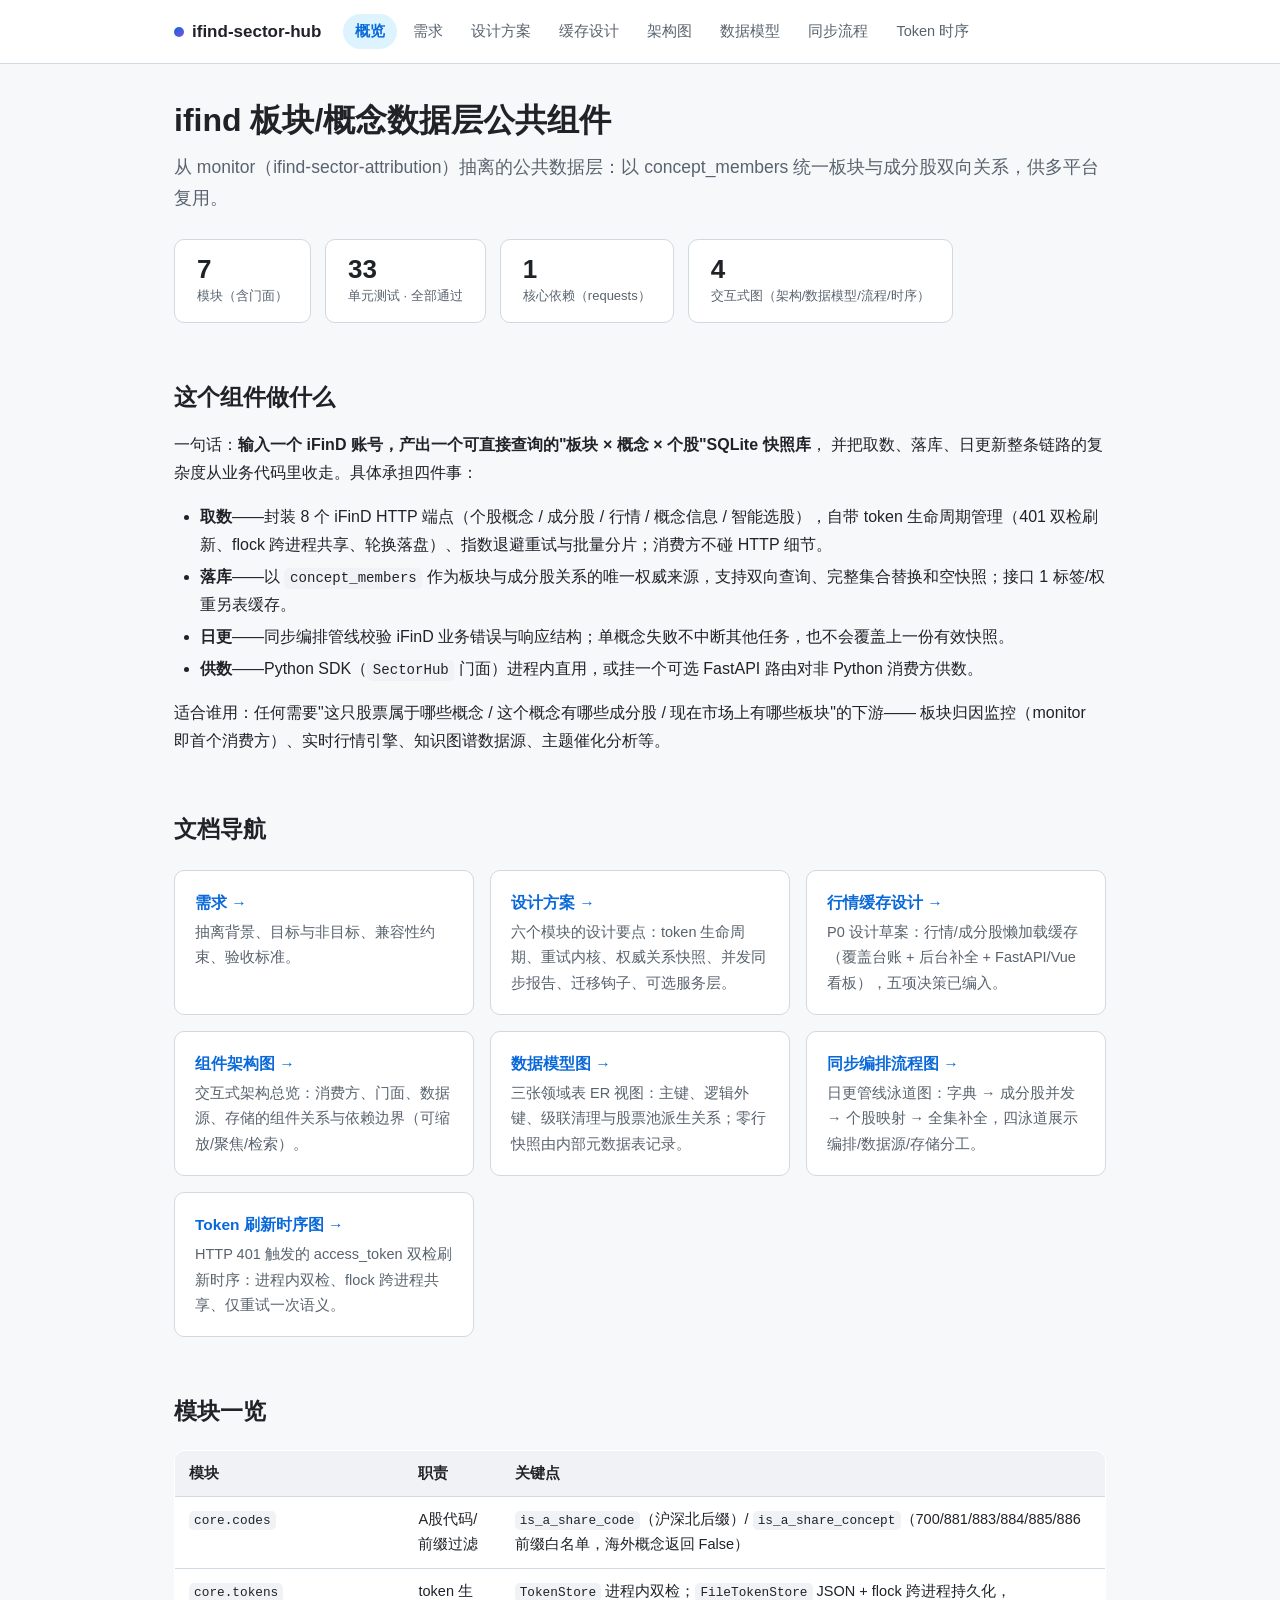
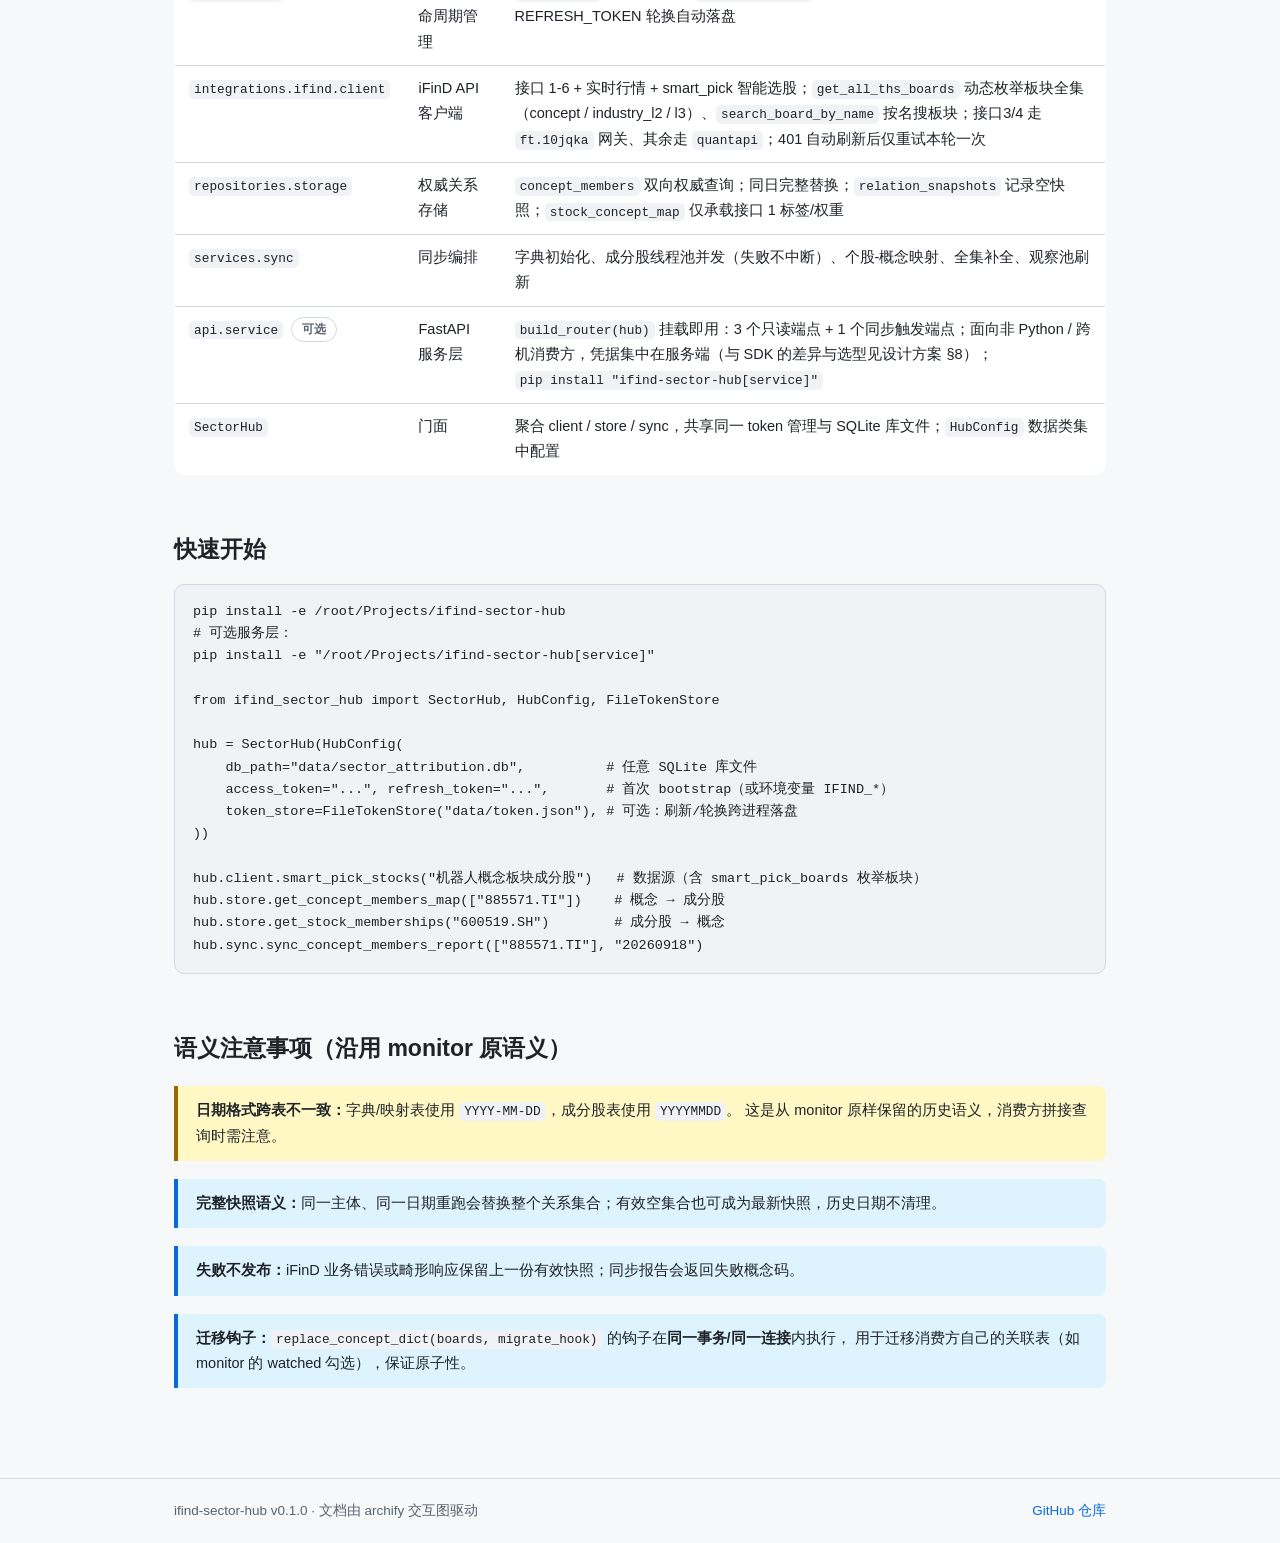
<file: docs/index.html>
<!DOCTYPE html>
<html lang="zh-CN">
<head>
<meta charset="UTF-8">
<meta name="viewport" content="width=device-width, initial-scale=1.0">
<title>ifind-sector-hub · 板块数据层公共组件</title>
<meta name="description" content="ifind 板块/概念与成分股关系权威数据层：数据源客户端、完整快照存储、同步编排。">
<link rel="stylesheet" href="assets/style.css">
</head>
<body>

<header class="site-header">
  <div class="inner">
    <a class="brand" href="index.html"><span class="dot"></span>ifind-sector-hub</a>
    <nav class="site-nav">
      <a class="active" href="index.html">概览</a>
      <a href="requirements.html">需求</a>
      <a href="design.html">设计方案</a>
      <a href="cache-design.html">缓存设计</a>
      <a href="architecture.html">架构图</a>
      <a href="data-model.html">数据模型</a>
      <a href="sync-workflow.html">同步流程</a>
      <a href="token-lifecycle.html">Token 时序</a>
    </nav>
  </div>
</header>

<main>

<h1>ifind 板块/概念数据层公共组件</h1>
<p class="lead">从 monitor（ifind-sector-attribution）抽离的公共数据层：以 concept_members 统一板块与成分股双向关系，供多平台复用。</p>

<div class="stats">
  <div class="stat"><div class="num">7</div><div class="lbl">模块（含门面）</div></div>
  <div class="stat"><div class="num">33</div><div class="lbl">单元测试 · 全部通过</div></div>
  <div class="stat"><div class="num">1</div><div class="lbl">核心依赖（requests）</div></div>
  <div class="stat"><div class="num">4</div><div class="lbl">交互式图（架构/数据模型/流程/时序）</div></div>
</div>

<h2>这个组件做什么</h2>
<p>
  一句话：<b>输入一个 iFinD 账号，产出一个可直接查询的"板块 × 概念 × 个股"SQLite 快照库</b>，
  并把取数、落库、日更新整条链路的复杂度从业务代码里收走。具体承担四件事：
</p>
<ul>
  <li><b>取数</b>——封装 8 个 iFinD HTTP 端点（个股概念 / 成分股 / 行情 / 概念信息 / 智能选股），自带 token 生命周期管理（401 双检刷新、flock 跨进程共享、轮换落盘）、指数退避重试与批量分片；消费方不碰 HTTP 细节。</li>
  <li><b>落库</b>——以 <code>concept_members</code> 作为板块与成分股关系的唯一权威来源，支持双向查询、完整集合替换和空快照；接口 1 标签/权重另表缓存。</li>
  <li><b>日更</b>——同步编排管线校验 iFinD 业务错误与响应结构；单概念失败不中断其他任务，也不会覆盖上一份有效快照。</li>
  <li><b>供数</b>——Python SDK（<code>SectorHub</code> 门面）进程内直用，或挂一个可选 FastAPI 路由对非 Python 消费方供数。</li>
</ul>
<p>
  适合谁用：任何需要"这只股票属于哪些概念 / 这个概念有哪些成分股 / 现在市场上有哪些板块"的下游——
  板块归因监控（monitor 即首个消费方）、实时行情引擎、知识图谱数据源、主题催化分析等。
</p>

<h2>文档导航</h2>
<div class="grid">
  <div class="card">
    <a class="card-link" href="requirements.html">需求 →</a>
    <p>抽离背景、目标与非目标、兼容性约束、验收标准。</p>
  </div>
  <div class="card">
    <a class="card-link" href="design.html">设计方案 →</a>
    <p>六个模块的设计要点：token 生命周期、重试内核、权威关系快照、并发同步报告、迁移钩子、可选服务层。</p>
  </div>
  <div class="card">
    <a class="card-link" href="cache-design.html">行情缓存设计 →</a>
    <p>P0 设计草案：行情/成分股懒加载缓存（覆盖台账 + 后台补全 + FastAPI/Vue 看板），五项决策已编入。</p>
  </div>
  <div class="card">
    <a class="card-link" href="architecture.html">组件架构图 →</a>
    <p>交互式架构总览：消费方、门面、数据源、存储的组件关系与依赖边界（可缩放/聚焦/检索）。</p>
  </div>
  <div class="card">
    <a class="card-link" href="data-model.html">数据模型图 →</a>
    <p>三张领域表 ER 视图：主键、逻辑外键、级联清理与股票池派生关系；零行快照由内部元数据表记录。</p>
  </div>
  <div class="card">
    <a class="card-link" href="sync-workflow.html">同步编排流程图 →</a>
    <p>日更管线泳道图：字典 → 成分股并发 → 个股映射 → 全集补全，四泳道展示编排/数据源/存储分工。</p>
  </div>
  <div class="card">
    <a class="card-link" href="token-lifecycle.html">Token 刷新时序图 →</a>
    <p>HTTP 401 触发的 access_token 双检刷新时序：进程内双检、flock 跨进程共享、仅重试一次语义。</p>
  </div>
</div>

<h2>模块一览</h2>
<table>
  <tr><th>模块</th><th>职责</th><th>关键点</th></tr>
  <tr>
    <td><code>core.codes</code></td>
    <td>A股代码/前缀过滤</td>
    <td><code>is_a_share_code</code>（沪深北后缀）/ <code>is_a_share_concept</code>（700/881/883/884/885/886 前缀白名单，海外概念返回 False）</td>
  </tr>
  <tr>
    <td><code>core.tokens</code></td>
    <td>token 生命周期管理</td>
    <td><code>TokenStore</code> 进程内双检；<code>FileTokenStore</code> JSON + flock 跨进程持久化，REFRESH_TOKEN 轮换自动落盘</td>
  </tr>
  <tr>
    <td><code>integrations.ifind.client</code></td>
    <td>iFinD API 客户端</td>
    <td>接口 1-6 + 实时行情 + smart_pick 智能选股；<code>get_all_ths_boards</code> 动态枚举板块全集（concept / industry_l2 / l3）、<code>search_board_by_name</code> 按名搜板块；接口3/4 走 <code>ft.10jqka</code> 网关、其余走 <code>quantapi</code>；401 自动刷新后仅重试本轮一次</td>
  </tr>
  <tr>
    <td><code>repositories.storage</code></td>
    <td>权威关系存储</td>
    <td><code>concept_members</code> 双向权威查询；同日完整替换；<code>relation_snapshots</code> 记录空快照；<code>stock_concept_map</code> 仅承载接口 1 标签/权重</td>
  </tr>
  <tr>
    <td><code>services.sync</code></td>
    <td>同步编排</td>
    <td>字典初始化、成分股线程池并发（失败不中断）、个股-概念映射、全集补全、观察池刷新</td>
  </tr>
  <tr>
    <td><code>api.service</code><span class="badge">可选</span></td>
    <td>FastAPI 服务层</td>
    <td><code>build_router(hub)</code> 挂载即用：3 个只读端点 + 1 个同步触发端点；面向非 Python / 跨机消费方，凭据集中在服务端（与 SDK 的差异与选型见设计方案 §8）；<code>pip install "ifind-sector-hub[service]"</code></td>
  </tr>
  <tr>
    <td><code>SectorHub</code></td>
    <td>门面</td>
    <td>聚合 client / store / sync，共享同一 token 管理与 SQLite 库文件；<code>HubConfig</code> 数据类集中配置</td>
  </tr>
</table>

<h2>快速开始</h2>
<pre><code>pip install -e /root/Projects/ifind-sector-hub
# 可选服务层：
pip install -e "/root/Projects/ifind-sector-hub[service]"

from ifind_sector_hub import SectorHub, HubConfig, FileTokenStore

hub = SectorHub(HubConfig(
    db_path="data/sector_attribution.db",          # 任意 SQLite 库文件
    access_token="...", refresh_token="...",       # 首次 bootstrap（或环境变量 IFIND_*）
    token_store=FileTokenStore("data/token.json"), # 可选：刷新/轮换跨进程落盘
))

hub.client.smart_pick_stocks("机器人概念板块成分股")   # 数据源（含 smart_pick_boards 枚举板块）
hub.store.get_concept_members_map(["885571.TI"])    # 概念 → 成分股
hub.store.get_stock_memberships("600519.SH")        # 成分股 → 概念
hub.sync.sync_concept_members_report(["885571.TI"], "20260918")</code></pre>

<h2>语义注意事项（沿用 monitor 原语义）</h2>
<div class="note warn">
  <b>日期格式跨表不一致：</b>字典/映射表使用 <code>YYYY-MM-DD</code>，成分股表使用 <code>YYYYMMDD</code>。
  这是从 monitor 原样保留的历史语义，消费方拼接查询时需注意。
</div>
<div class="note">
  <b>完整快照语义：</b>同一主体、同一日期重跑会替换整个关系集合；有效空集合也可成为最新快照，历史日期不清理。
</div>
<div class="note">
  <b>失败不发布：</b>iFinD 业务错误或畸形响应保留上一份有效快照；同步报告会返回失败概念码。
</div>
<div class="note">
  <b>迁移钩子：</b><code>replace_concept_dict(boards, migrate_hook)</code> 的钩子在<b>同一事务/同一连接</b>内执行，
  用于迁移消费方自己的关联表（如 monitor 的 watched 勾选），保证原子性。
</div>

</main>

<footer class="site-footer">
  <div class="inner">
    <span>ifind-sector-hub v0.1.0 · 文档由 archify 交互图驱动</span>
    <span><a href="https://github.com/seuzxh/ifind-sector-hub">GitHub 仓库</a></span>
  </div>
</footer>

</body>
</html>
</file>
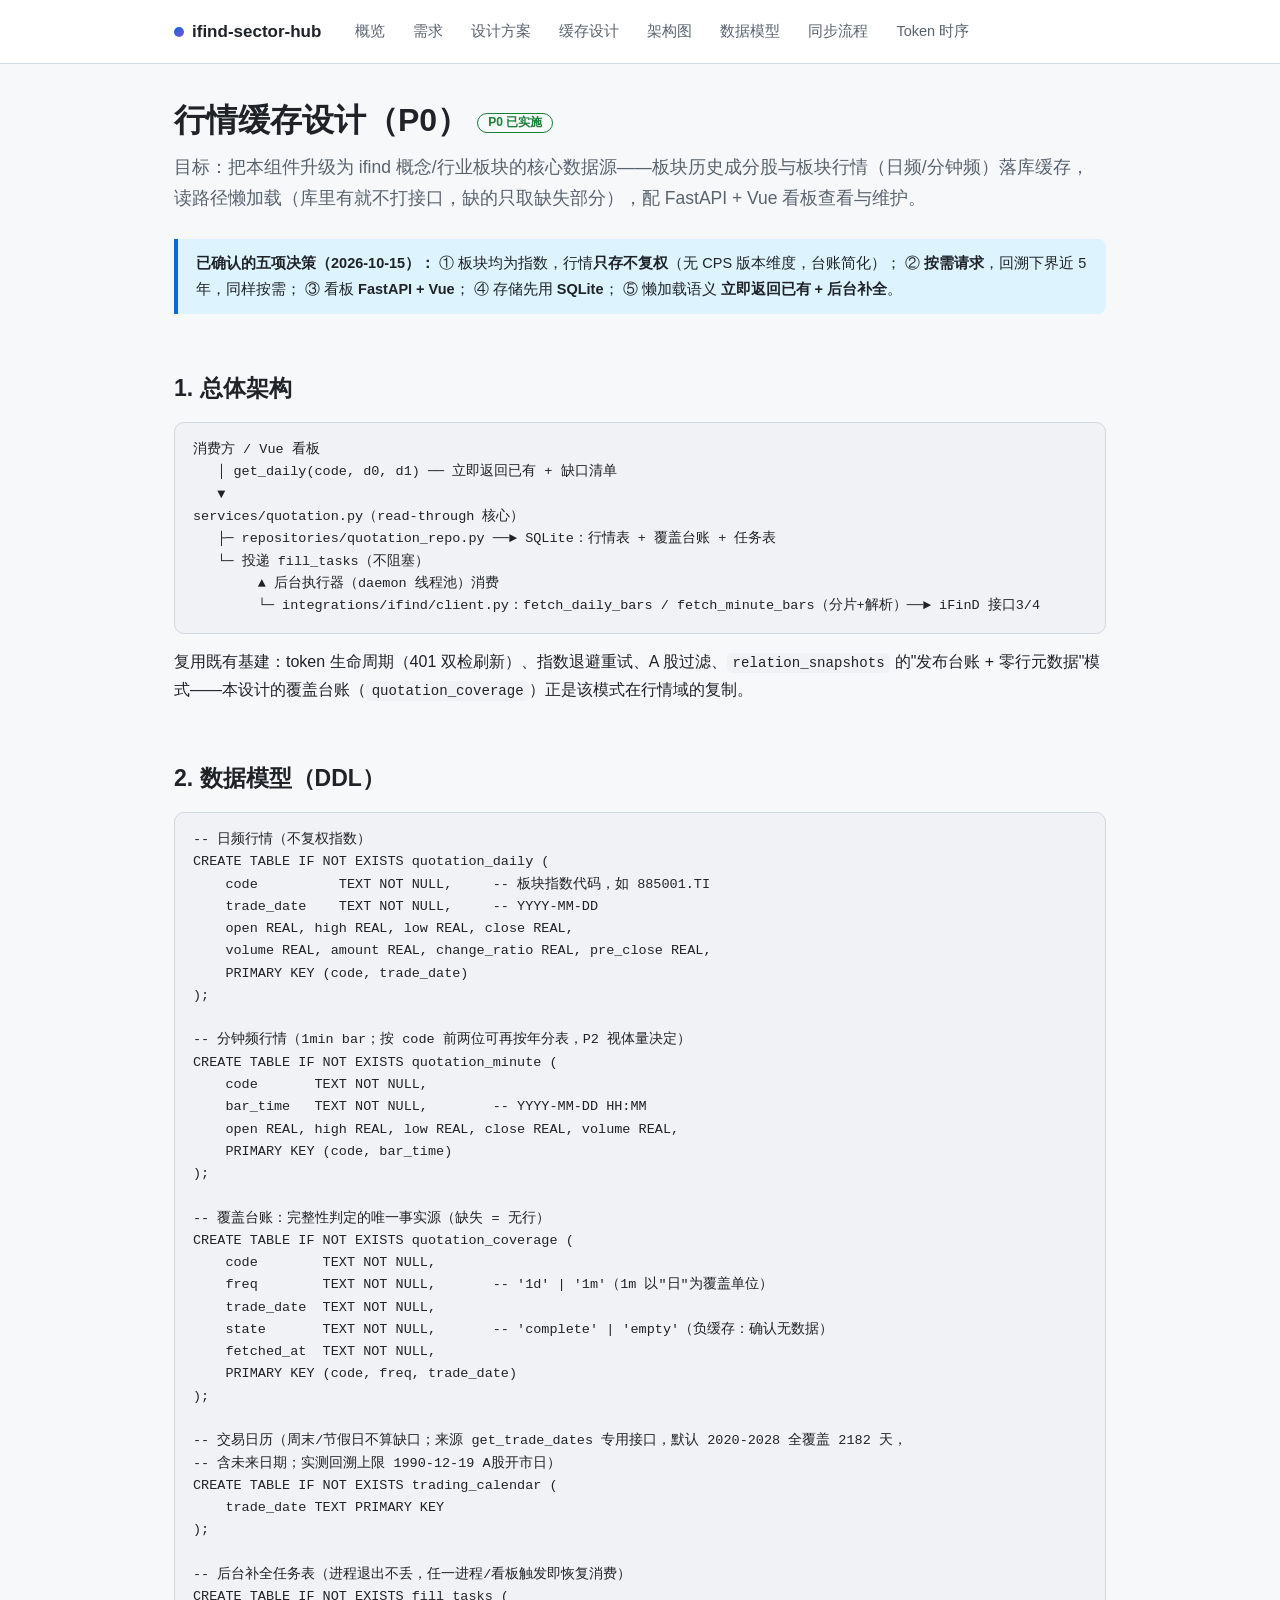
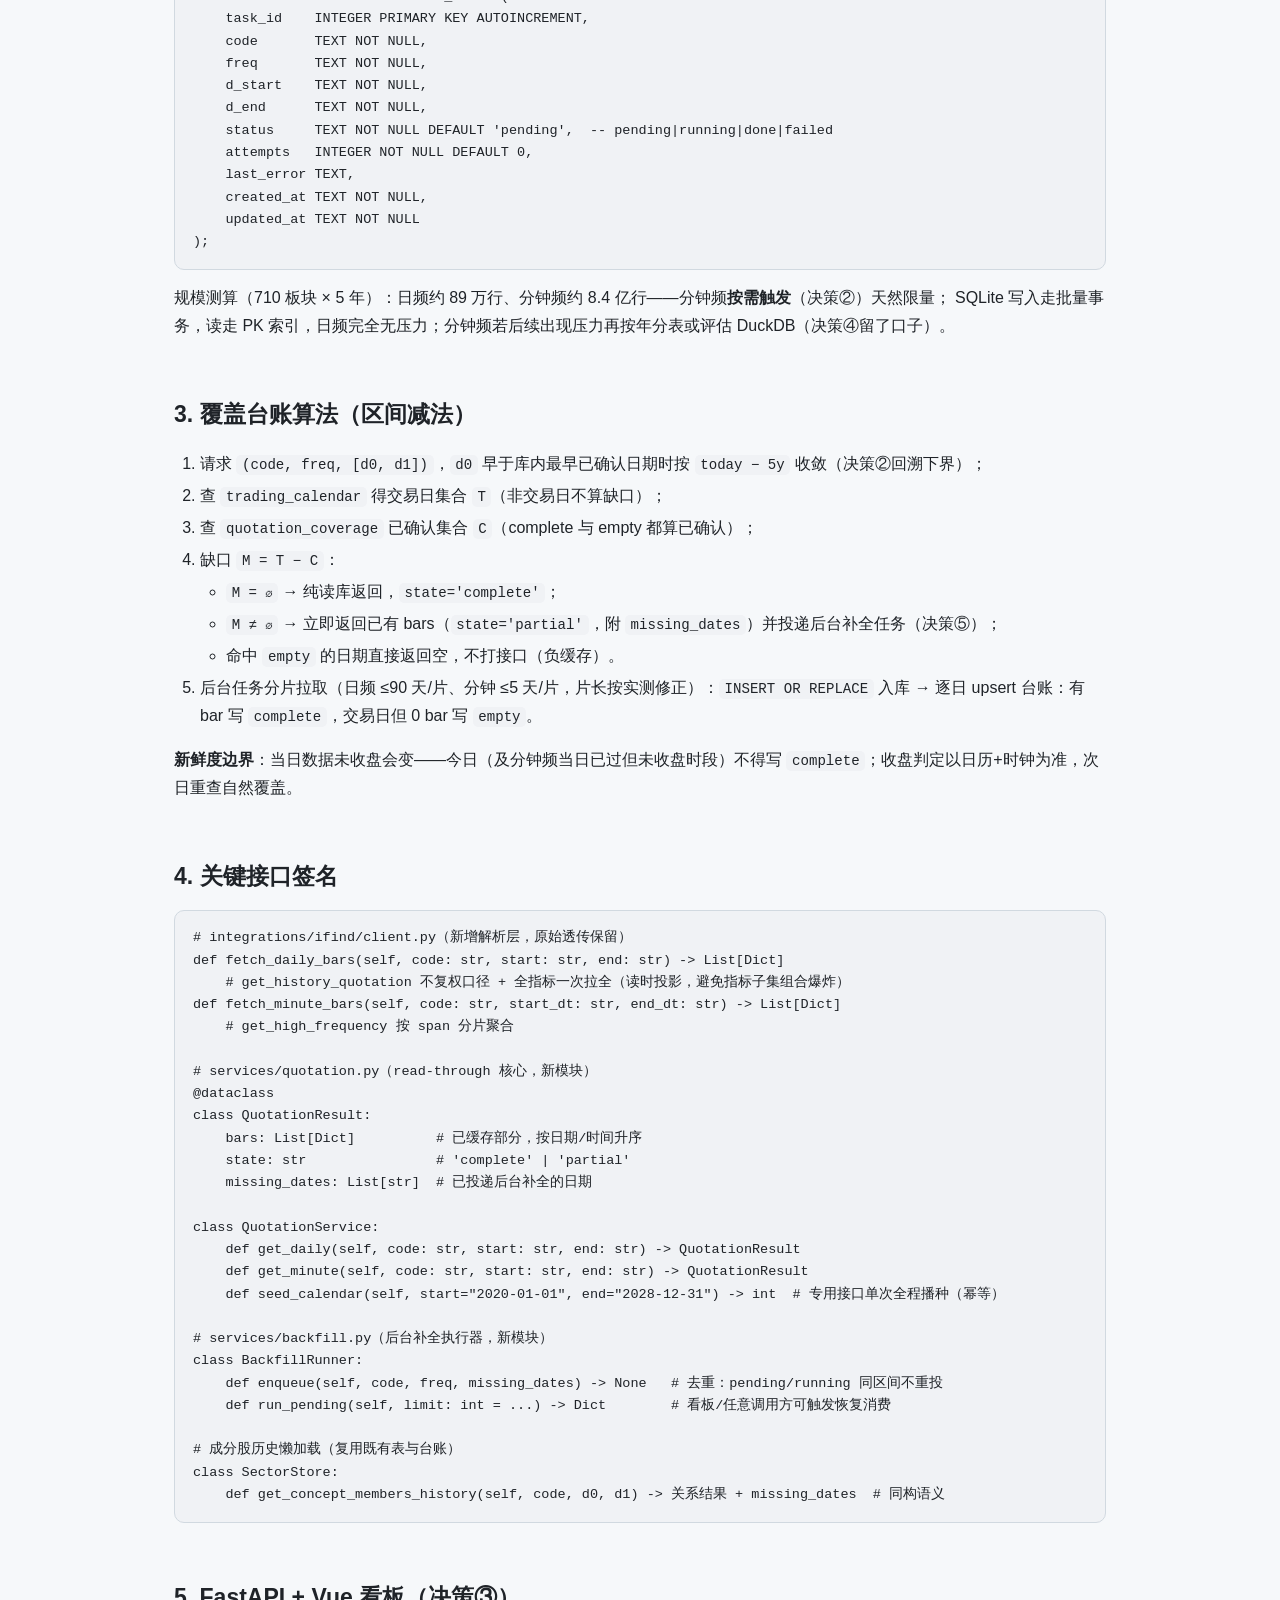
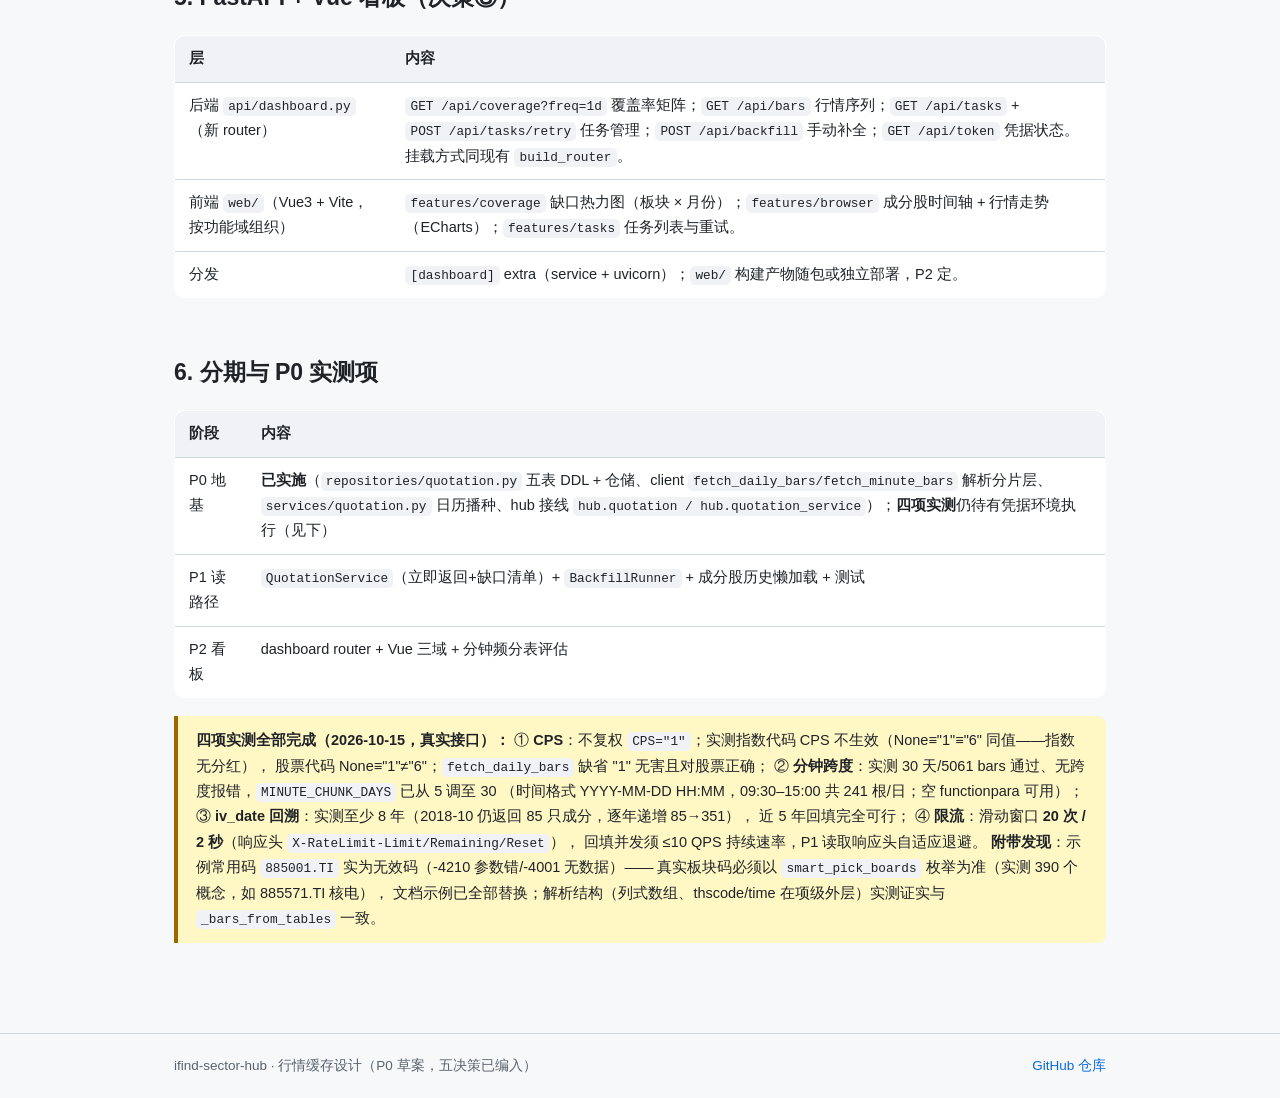
<file: docs/cache-design.html>
<!DOCTYPE html>
<html lang="zh-CN">
<head>
<meta charset="UTF-8">
<meta name="viewport" content="width=device-width, initial-scale=1.0">
<title>行情缓存设计（P0） · ifind-sector-hub</title>
<link rel="stylesheet" href="assets/style.css">
</head>
<body>

<header class="site-header">
  <div class="inner">
    <a class="brand" href="index.html"><span class="dot"></span>ifind-sector-hub</a>
    <nav class="site-nav">
      <a href="index.html">概览</a>
      <a href="requirements.html">需求</a>
      <a href="design.html">设计方案</a>
      <a href="cache-design.html">缓存设计</a>
      <a href="architecture.html">架构图</a>
      <a href="data-model.html">数据模型</a>
      <a href="sync-workflow.html">同步流程</a>
      <a href="token-lifecycle.html">Token 时序</a>
    </nav>
  </div>
</header>

<main>

<h1>行情缓存设计（P0）<span class="badge green">P0 已实施</span></h1>
<p class="lead">目标：把本组件升级为 ifind 概念/行业板块的核心数据源——板块历史成分股与板块行情（日频/分钟频）落库缓存，读路径懒加载（库里有就不打接口，缺的只取缺失部分），配 FastAPI + Vue 看板查看与维护。</p>

<div class="note">
  <b>已确认的五项决策（2026-10-15）：</b>
  ① 板块均为指数，行情<b>只存不复权</b>（无 CPS 版本维度，台账简化）；
  ② <b>按需请求</b>，回溯下界近 5 年，同样按需；
  ③ 看板 <b>FastAPI + Vue</b>；
  ④ 存储先用 <b>SQLite</b>；
  ⑤ 懒加载语义 <b>立即返回已有 + 后台补全</b>。
</div>

<h2>1. 总体架构</h2>
<pre><code>消费方 / Vue 看板
   │ get_daily(code, d0, d1) ── 立即返回已有 + 缺口清单
   ▼
services/quotation.py（read-through 核心）
   ├─ repositories/quotation_repo.py ──► SQLite：行情表 + 覆盖台账 + 任务表
   └─ 投递 fill_tasks（不阻塞）
        ▲ 后台执行器（daemon 线程池）消费
        └─ integrations/ifind/client.py：fetch_daily_bars / fetch_minute_bars（分片+解析）──► iFinD 接口3/4</code></pre>
<p>
  复用既有基建：token 生命周期（401 双检刷新）、指数退避重试、A 股过滤、<code>relation_snapshots</code>
  的"发布台账 + 零行元数据"模式——本设计的覆盖台账（<code>quotation_coverage</code>）正是该模式在行情域的复制。
</p>

<h2>2. 数据模型（DDL）</h2>
<pre><code>-- 日频行情（不复权指数）
CREATE TABLE IF NOT EXISTS quotation_daily (
    code          TEXT NOT NULL,     -- 板块指数代码，如 885001.TI
    trade_date    TEXT NOT NULL,     -- YYYY-MM-DD
    open REAL, high REAL, low REAL, close REAL,
    volume REAL, amount REAL, change_ratio REAL, pre_close REAL,
    PRIMARY KEY (code, trade_date)
);

-- 分钟频行情（1min bar；按 code 前两位可再按年分表，P2 视体量决定）
CREATE TABLE IF NOT EXISTS quotation_minute (
    code       TEXT NOT NULL,
    bar_time   TEXT NOT NULL,        -- YYYY-MM-DD HH:MM
    open REAL, high REAL, low REAL, close REAL, volume REAL,
    PRIMARY KEY (code, bar_time)
);

-- 覆盖台账：完整性判定的唯一事实源（缺失 = 无行）
CREATE TABLE IF NOT EXISTS quotation_coverage (
    code        TEXT NOT NULL,
    freq        TEXT NOT NULL,       -- '1d' | '1m'（1m 以"日"为覆盖单位）
    trade_date  TEXT NOT NULL,
    state       TEXT NOT NULL,       -- 'complete' | 'empty'（负缓存：确认无数据）
    fetched_at  TEXT NOT NULL,
    PRIMARY KEY (code, freq, trade_date)
);

-- 交易日历（周末/节假日不算缺口；来源 get_trade_dates 专用接口，默认 2020-2028 全覆盖 2182 天，
-- 含未来日期；实测回溯上限 1990-12-19 A股开市日）
CREATE TABLE IF NOT EXISTS trading_calendar (
    trade_date TEXT PRIMARY KEY
);

-- 后台补全任务表（进程退出不丢，任一进程/看板触发即恢复消费）
CREATE TABLE IF NOT EXISTS fill_tasks (
    task_id    INTEGER PRIMARY KEY AUTOINCREMENT,
    code       TEXT NOT NULL,
    freq       TEXT NOT NULL,
    d_start    TEXT NOT NULL,
    d_end      TEXT NOT NULL,
    status     TEXT NOT NULL DEFAULT 'pending',  -- pending|running|done|failed
    attempts   INTEGER NOT NULL DEFAULT 0,
    last_error TEXT,
    created_at TEXT NOT NULL,
    updated_at TEXT NOT NULL
);</code></pre>
<p>
  规模测算（710 板块 × 5 年）：日频约 89 万行、分钟频约 8.4 亿行——分钟频<b>按需触发</b>（决策②）天然限量；
  SQLite 写入走批量事务，读走 PK 索引，日频完全无压力；分钟频若后续出现压力再按年分表或评估 DuckDB（决策④留了口子）。
</p>

<h2>3. 覆盖台账算法（区间减法）</h2>
<ol>
  <li>请求 <code>(code, freq, [d0, d1])</code>，<code>d0</code> 早于库内最早已确认日期时按 <code>today − 5y</code> 收敛（决策②回溯下界）；</li>
  <li>查 <code>trading_calendar</code> 得交易日集合 <code>T</code>（非交易日不算缺口）；</li>
  <li>查 <code>quotation_coverage</code> 已确认集合 <code>C</code>（complete 与 empty 都算已确认）；</li>
  <li>缺口 <code>M = T − C</code>：
    <ul>
      <li><code>M = ∅</code> → 纯读库返回，<code>state='complete'</code>；</li>
      <li><code>M ≠ ∅</code> → 立即返回已有 bars（<code>state='partial'</code>，附 <code>missing_dates</code>）并投递后台补全任务（决策⑤）；</li>
      <li>命中 <code>empty</code> 的日期直接返回空，不打接口（负缓存）。</li>
    </ul>
  </li>
  <li>后台任务分片拉取（日频 ≤90 天/片、分钟 ≤5 天/片，片长按实测修正）：<code>INSERT OR REPLACE</code> 入库 → 逐日 upsert 台账：有 bar 写 <code>complete</code>，交易日但 0 bar 写 <code>empty</code>。</li>
</ol>
<p><b>新鲜度边界</b>：当日数据未收盘会变——今日（及分钟频当日已过但未收盘时段）不得写 <code>complete</code>；收盘判定以日历+时钟为准，次日重查自然覆盖。</p>

<h2>4. 关键接口签名</h2>
<pre><code># integrations/ifind/client.py（新增解析层，原始透传保留）
def fetch_daily_bars(self, code: str, start: str, end: str) -> List[Dict]
    # get_history_quotation 不复权口径 + 全指标一次拉全（读时投影，避免指标子集组合爆炸）
def fetch_minute_bars(self, code: str, start_dt: str, end_dt: str) -> List[Dict]
    # get_high_frequency 按 span 分片聚合

# services/quotation.py（read-through 核心，新模块）
@dataclass
class QuotationResult:
    bars: List[Dict]          # 已缓存部分，按日期/时间升序
    state: str                # 'complete' | 'partial'
    missing_dates: List[str]  # 已投递后台补全的日期

class QuotationService:
    def get_daily(self, code: str, start: str, end: str) -> QuotationResult
    def get_minute(self, code: str, start: str, end: str) -> QuotationResult
    def seed_calendar(self, start="2020-01-01", end="2028-12-31") -> int  # 专用接口单次全程播种（幂等）

# services/backfill.py（后台补全执行器，新模块）
class BackfillRunner:
    def enqueue(self, code, freq, missing_dates) -> None   # 去重：pending/running 同区间不重投
    def run_pending(self, limit: int = ...) -> Dict        # 看板/任意调用方可触发恢复消费

# 成分股历史懒加载（复用既有表与台账）
class SectorStore:
    def get_concept_members_history(self, code, d0, d1) -> 关系结果 + missing_dates  # 同构语义</code></pre>

<h2>5. FastAPI + Vue 看板（决策③）</h2>
<table>
  <tr><th>层</th><th>内容</th></tr>
  <tr>
    <td>后端 <code>api/dashboard.py</code>（新 router）</td>
    <td><code>GET /api/coverage?freq=1d</code> 覆盖率矩阵；<code>GET /api/bars</code> 行情序列；<code>GET /api/tasks</code> + <code>POST /api/tasks/retry</code> 任务管理；<code>POST /api/backfill</code> 手动补全；<code>GET /api/token</code> 凭据状态。挂载方式同现有 <code>build_router</code>。</td>
  </tr>
  <tr>
    <td>前端 <code>web/</code>（Vue3 + Vite，按功能域组织）</td>
    <td><code>features/coverage</code> 缺口热力图（板块 × 月份）；<code>features/browser</code> 成分股时间轴 + 行情走势（ECharts）；<code>features/tasks</code> 任务列表与重试。</td>
  </tr>
  <tr><td>分发</td><td><code>[dashboard]</code> extra（service + uvicorn）；<code>web/</code> 构建产物随包或独立部署，P2 定。</td></tr>
</table>

<h2>6. 分期与 P0 实测项</h2>
<table>
  <tr><th>阶段</th><th>内容</th></tr>
  <tr><td>P0 地基</td><td><b>已实施</b>（<code>repositories/quotation.py</code> 五表 DDL + 仓储、client <code>fetch_daily_bars/fetch_minute_bars</code> 解析分片层、<code>services/quotation.py</code> 日历播种、hub 接线 <code>hub.quotation / hub.quotation_service</code>）；<b>四项实测</b>仍待有凭据环境执行（见下）</td></tr>
  <tr><td>P1 读路径</td><td><code>QuotationService</code>（立即返回+缺口清单）+ <code>BackfillRunner</code> + 成分股历史懒加载 + 测试</td></tr>
  <tr><td>P2 看板</td><td>dashboard router + Vue 三域 + 分钟频分表评估</td></tr>
</table>
<div class="note warn">
  <b>四项实测全部完成（2026-10-15，真实接口）：</b>
  ① <b>CPS</b>：不复权 <code>CPS="1"</code>；实测指数代码 CPS 不生效（None≡"1"≡"6" 同值——指数无分红），
  股票代码 None≡"1"≠"6"；<code>fetch_daily_bars</code> 缺省 "1" 无害且对股票正确；
  ② <b>分钟跨度</b>：实测 30 天/5061 bars 通过、无跨度报错，<code>MINUTE_CHUNK_DAYS</code> 已从 5 调至 30
  （时间格式 YYYY-MM-DD HH:MM，09:30–15:00 共 241 根/日；空 functionpara 可用）；
  ③ <b>iv_date 回溯</b>：实测至少 8 年（2018-10 仍返回 85 只成分，逐年递增 85→351），
  近 5 年回填完全可行；
  ④ <b>限流</b>：滑动窗口 <b>20 次 / 2 秒</b>（响应头 <code>X-RateLimit-Limit/Remaining/Reset</code>），
  回填并发须 ≤10 QPS 持续速率，P1 读取响应头自适应退避。
  <b>附带发现</b>：示例常用码 <code>885001.TI</code> 实为无效码（-4210 参数错/-4001 无数据）——
  真实板块码必须以 <code>smart_pick_boards</code> 枚举为准（实测 390 个概念，如 885571.TI 核电），
  文档示例已全部替换；解析结构（列式数组、thscode/time 在项级外层）实测证实与 <code>_bars_from_tables</code> 一致。
</div>

</main>

<footer class="site-footer">
  <div class="inner">
    <span>ifind-sector-hub · 行情缓存设计（P0 草案，五决策已编入）</span>
    <span><a href="https://github.com/seuzxh/ifind-sector-hub">GitHub 仓库</a></span>
  </div>
</footer>

</body>
</html>
</file>
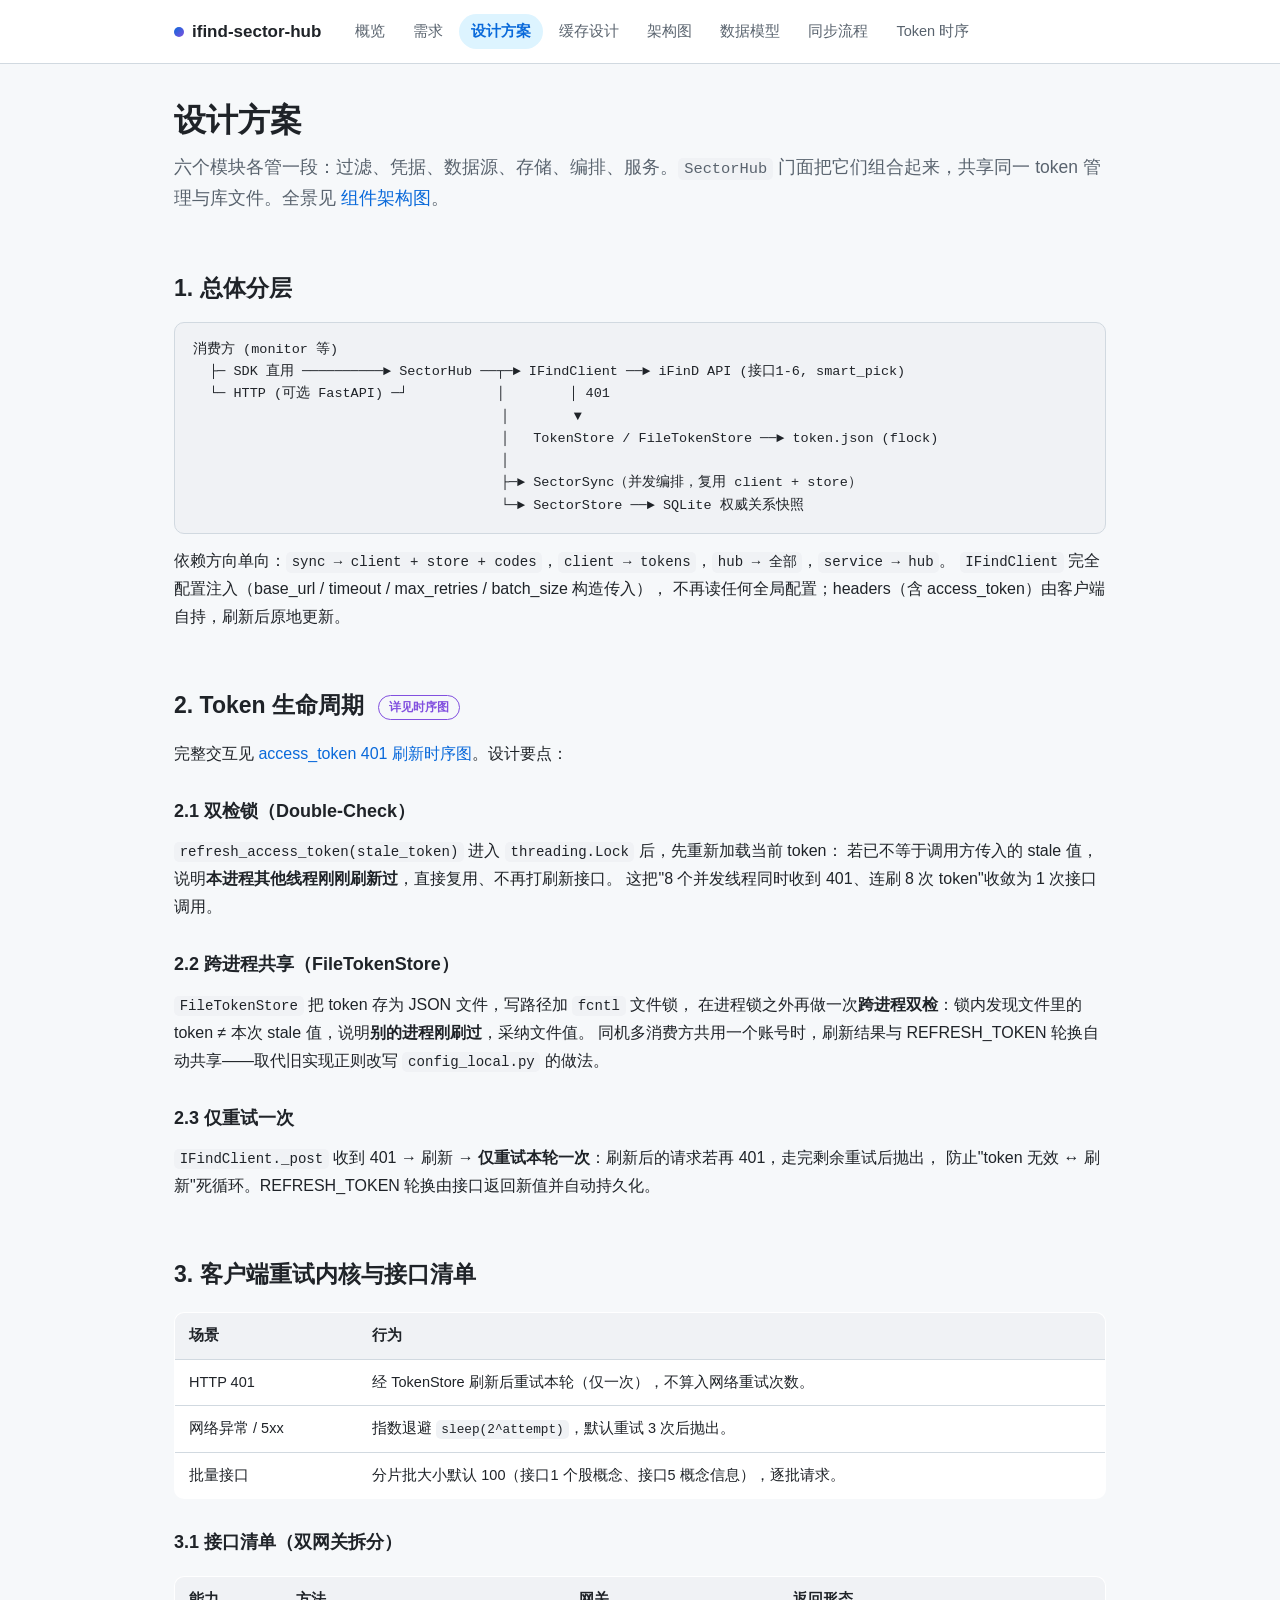
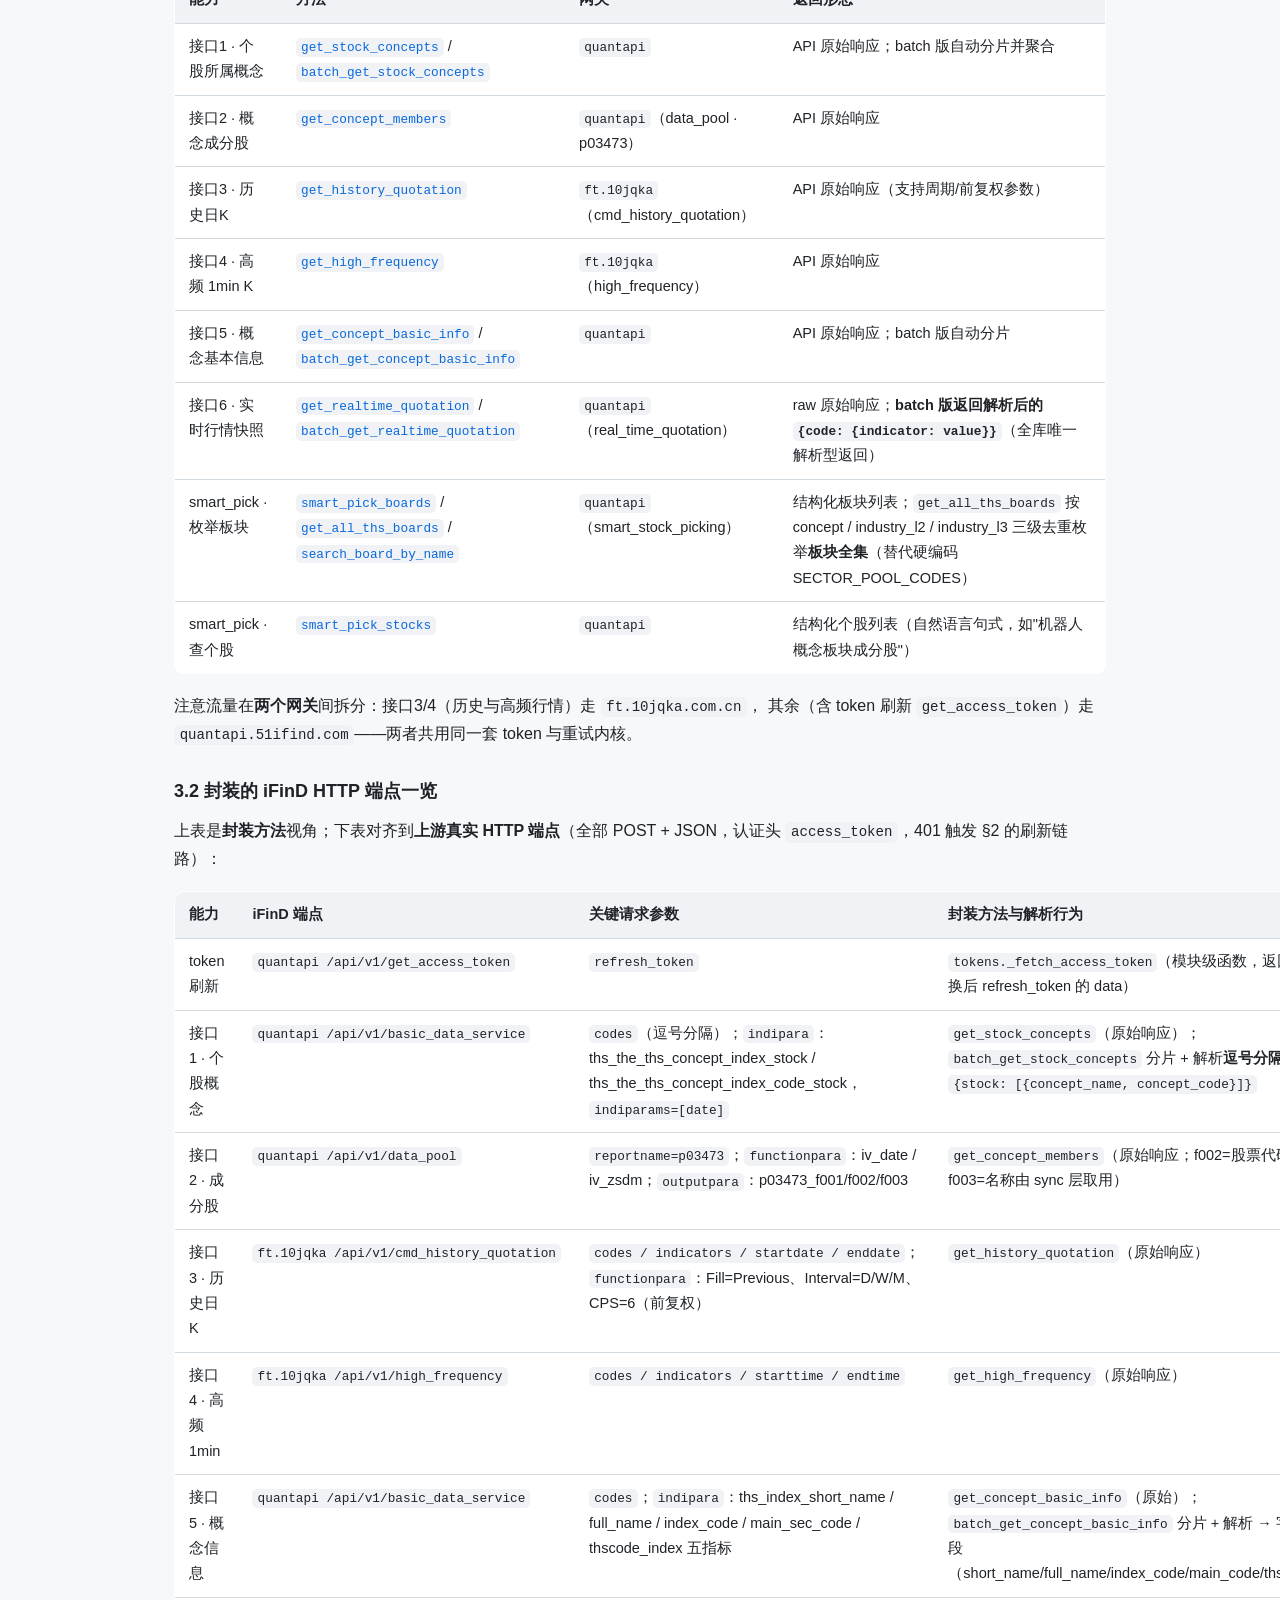
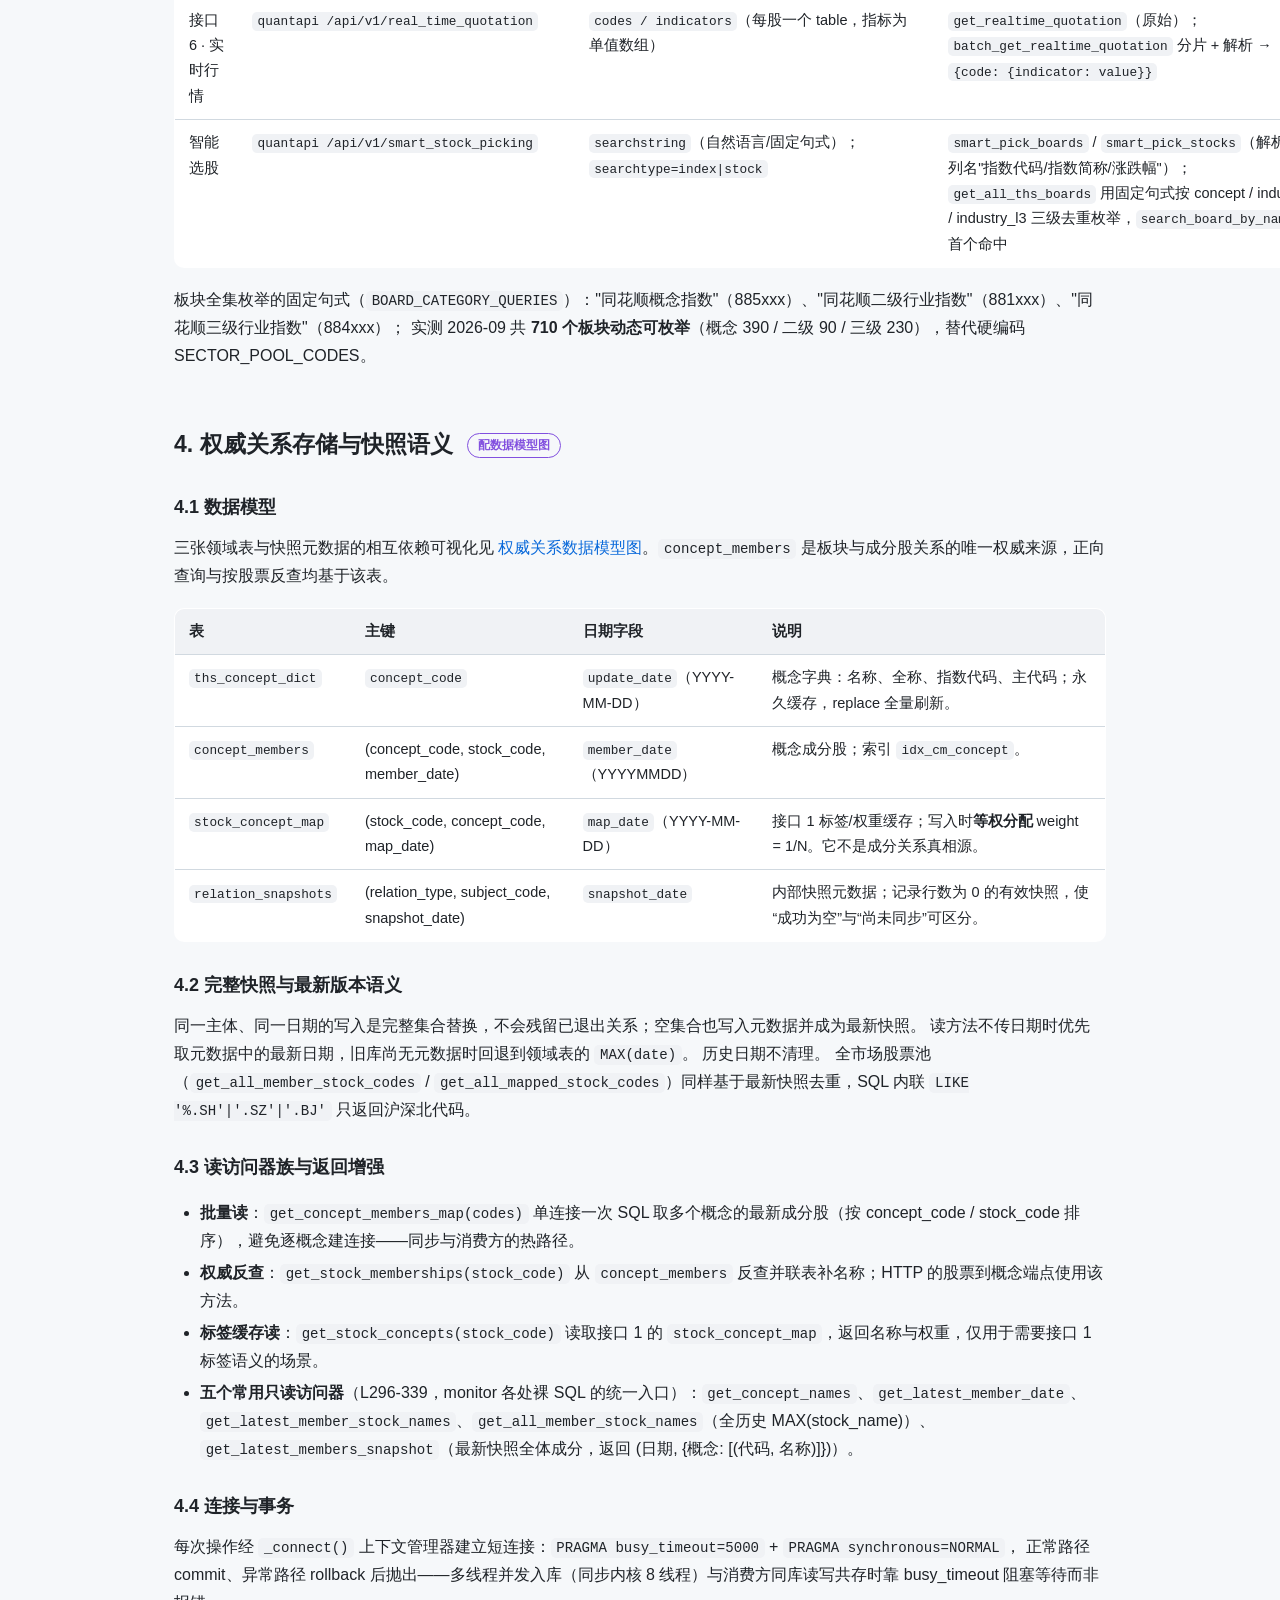
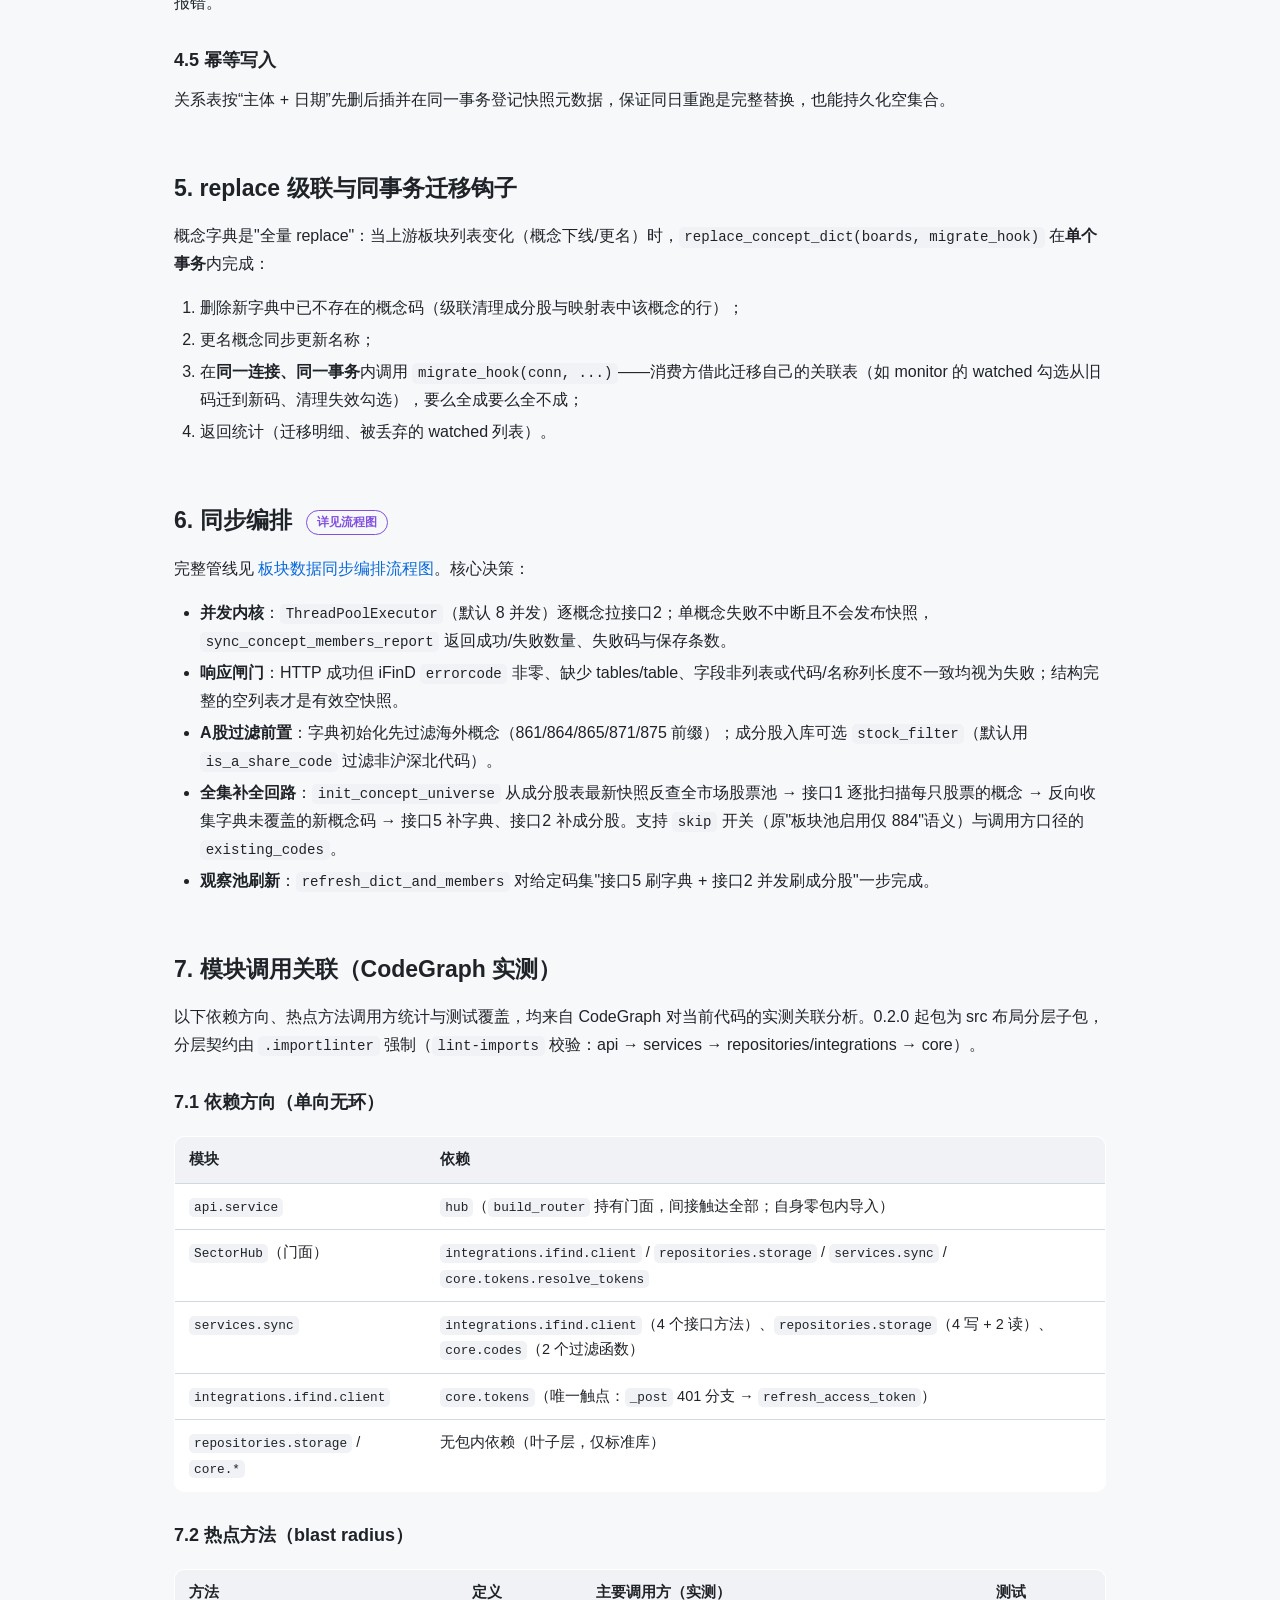
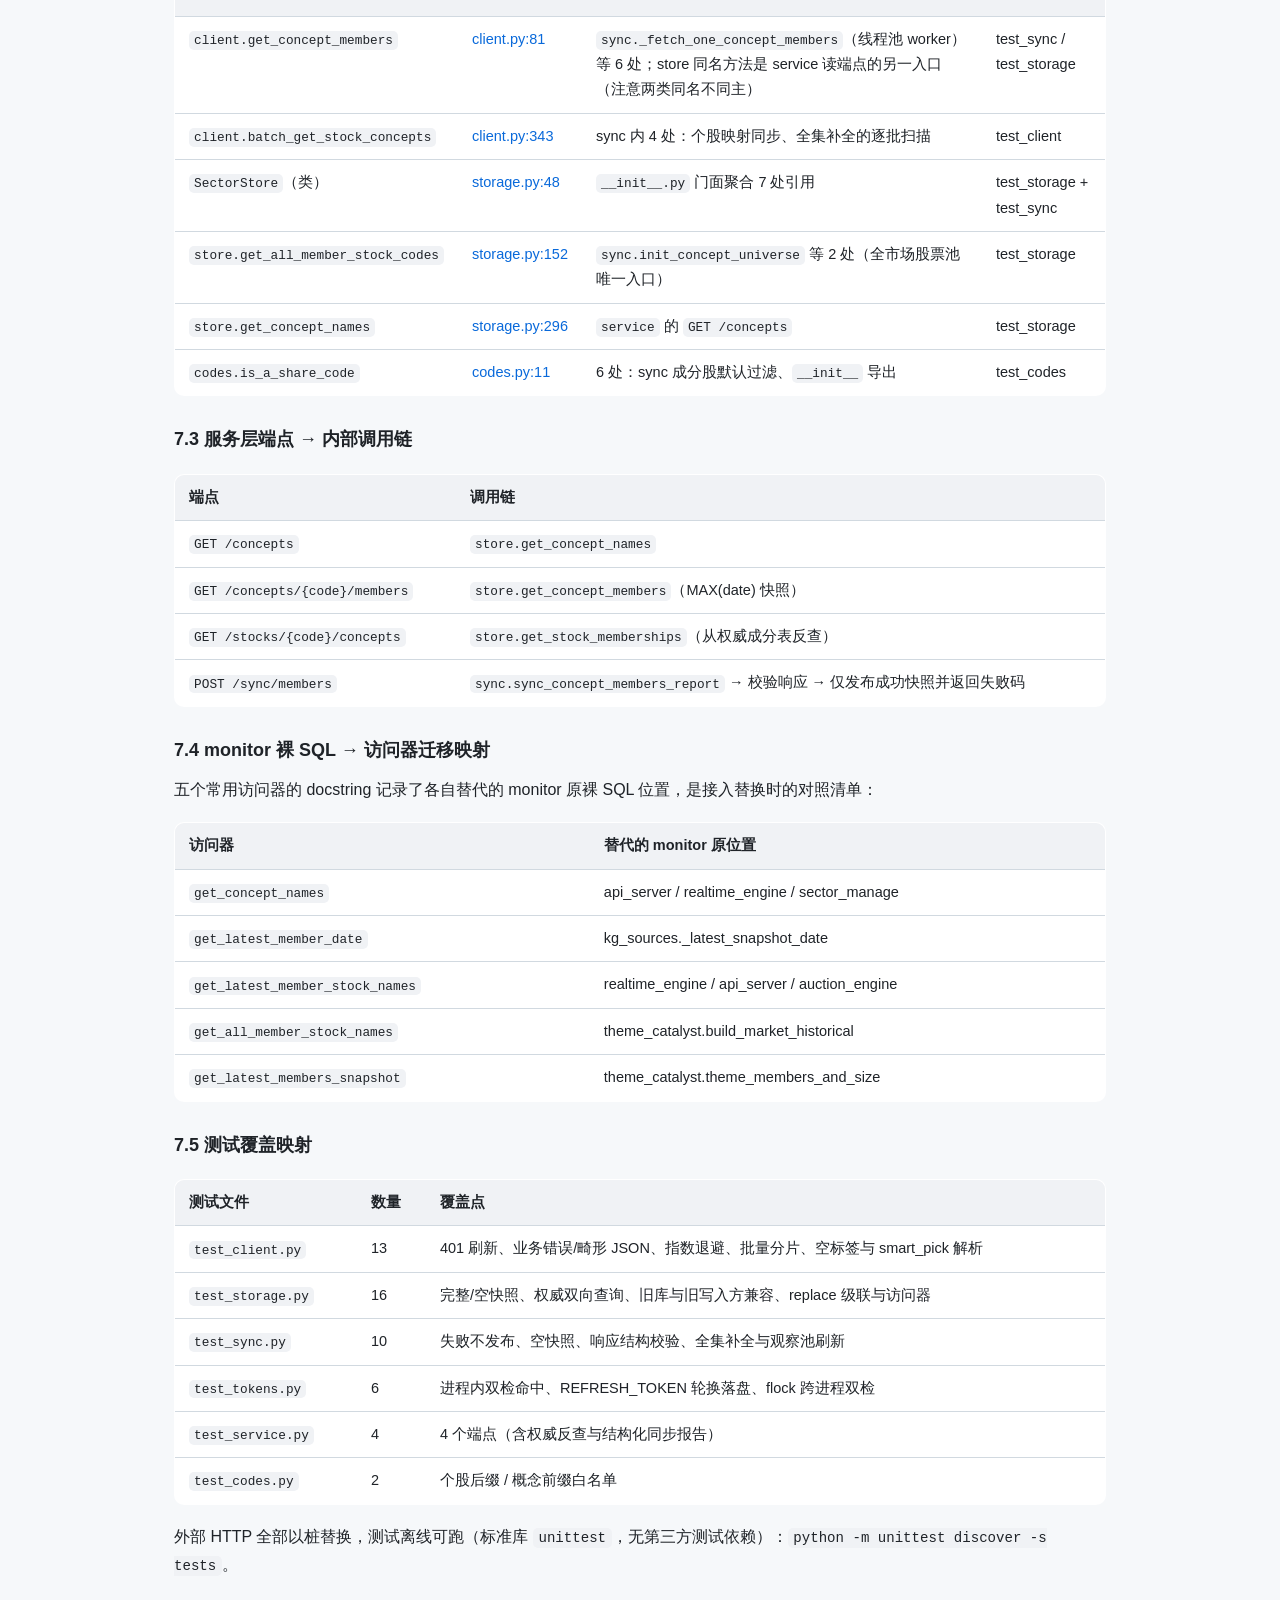
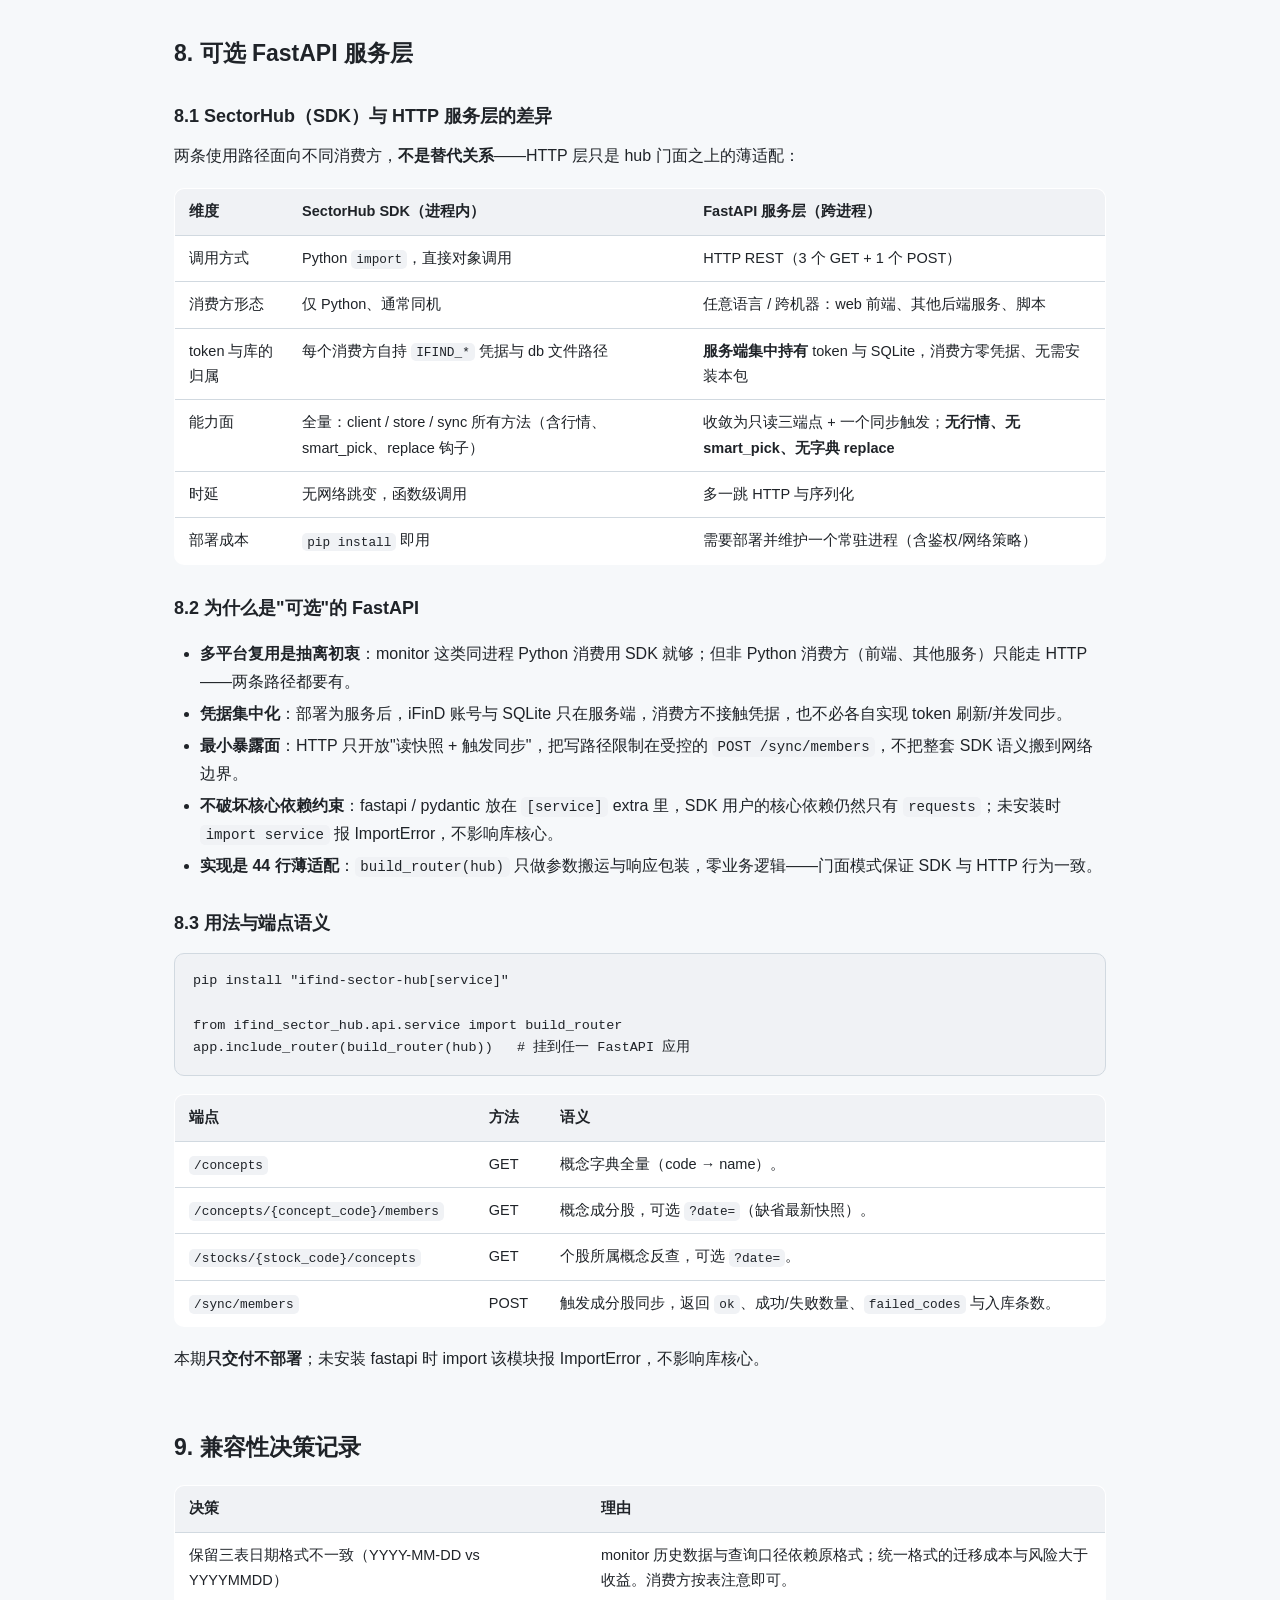
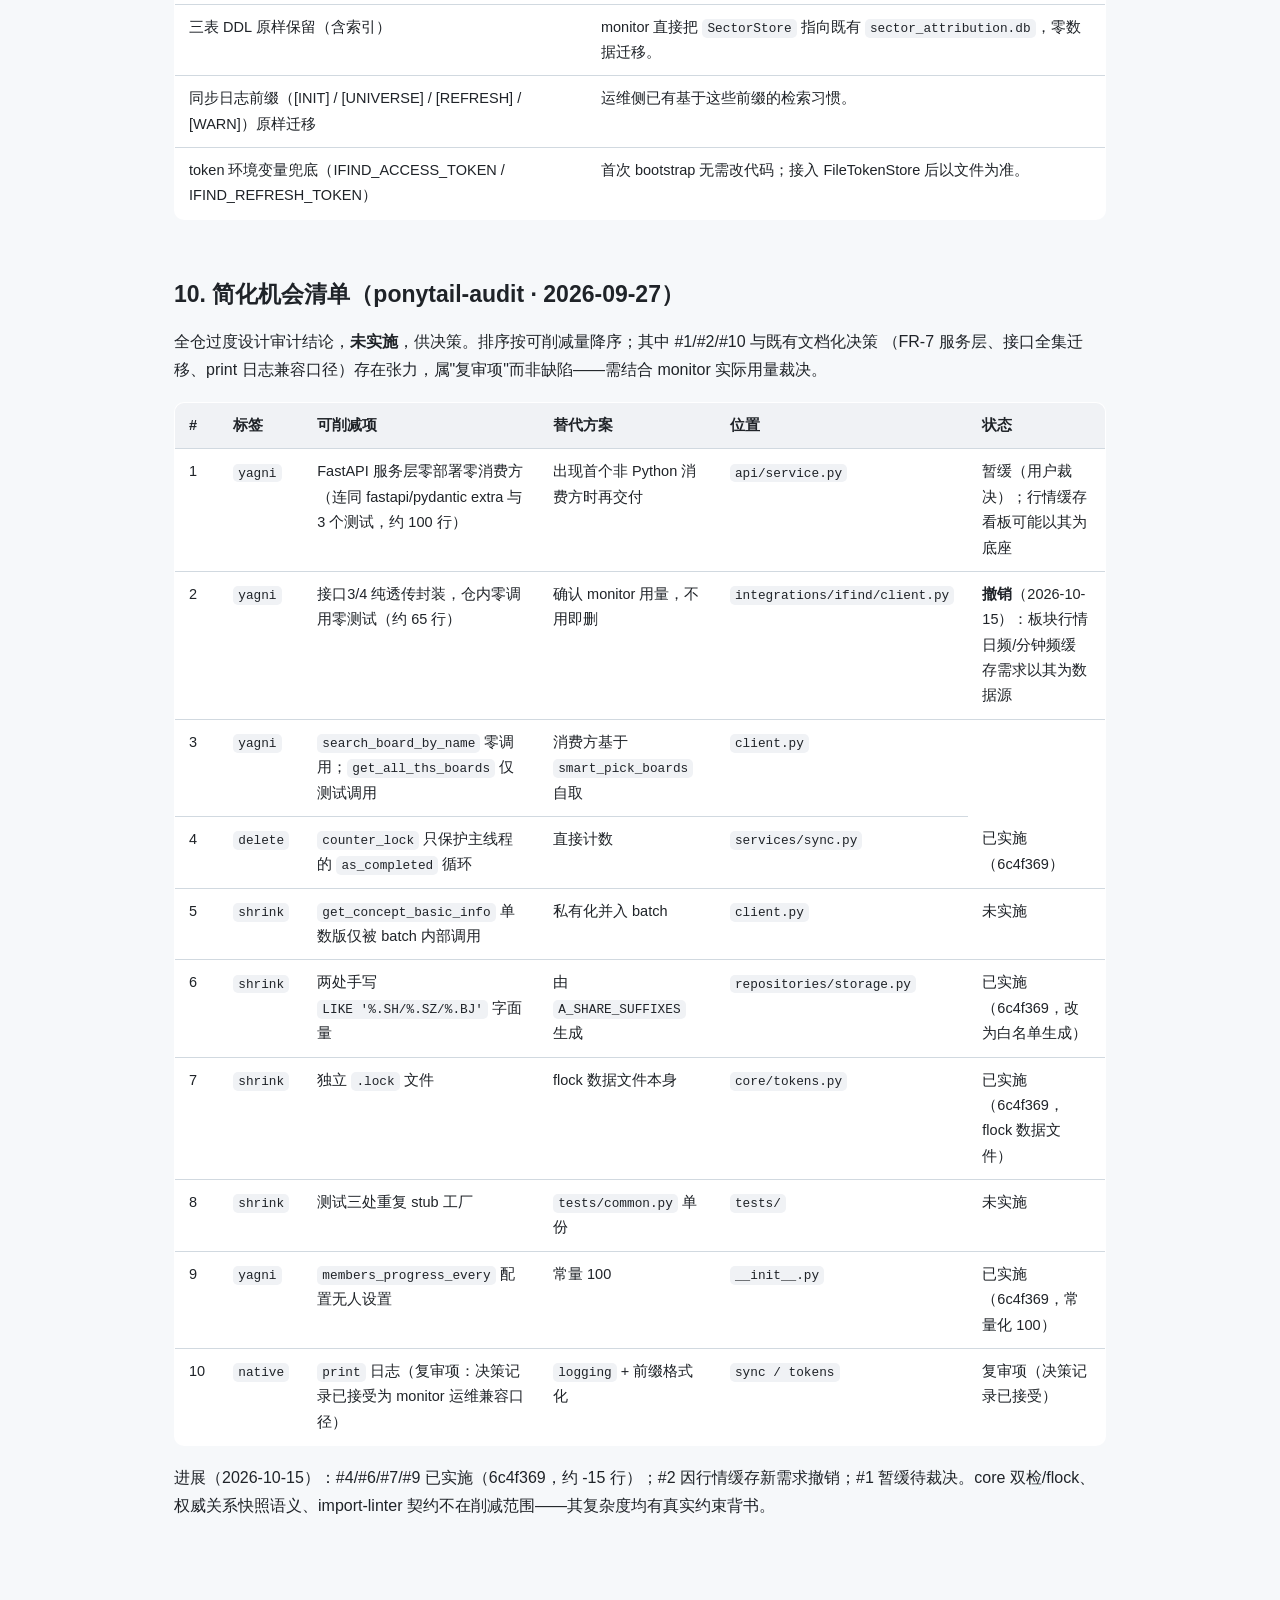
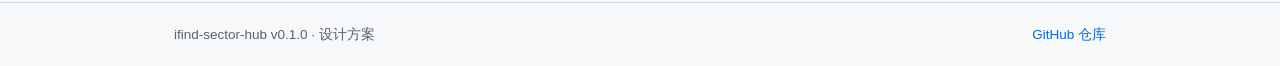
<file: docs/design.html>
<!DOCTYPE html>
<html lang="zh-CN">
<head>
<meta charset="UTF-8">
<meta name="viewport" content="width=device-width, initial-scale=1.0">
<title>设计方案 · ifind-sector-hub</title>
<link rel="stylesheet" href="assets/style.css">
</head>
<body>

<header class="site-header">
  <div class="inner">
    <a class="brand" href="index.html"><span class="dot"></span>ifind-sector-hub</a>
    <nav class="site-nav">
      <a href="index.html">概览</a>
      <a href="requirements.html">需求</a>
      <a class="active" href="design.html">设计方案</a>
      <a href="cache-design.html">缓存设计</a>
      <a href="architecture.html">架构图</a>
      <a href="data-model.html">数据模型</a>
      <a href="sync-workflow.html">同步流程</a>
      <a href="token-lifecycle.html">Token 时序</a>
    </nav>
  </div>
</header>

<main>

<h1>设计方案</h1>
<p class="lead">六个模块各管一段：过滤、凭据、数据源、存储、编排、服务。<code>SectorHub</code> 门面把它们组合起来，共享同一 token 管理与库文件。全景见 <a href="architecture.html">组件架构图</a>。</p>

<h2>1. 总体分层</h2>
<pre><code>消费方 (monitor 等)
  ├─ SDK 直用 ──────────► SectorHub ──┬─► IFindClient ──► iFinD API (接口1-6, smart_pick)
  └─ HTTP (可选 FastAPI) ─┘           │        │ 401
                                      │        ▼
                                      │   TokenStore / FileTokenStore ──► token.json (flock)
                                      │
                                      ├─► SectorSync（并发编排，复用 client + store）
                                      └─► SectorStore ──► SQLite 权威关系快照</code></pre>
<p>
  依赖方向单向：<code>sync → client + store + codes</code>，<code>client → tokens</code>，<code>hub → 全部</code>，<code>service → hub</code>。
  <code>IFindClient</code> 完全配置注入（base_url / timeout / max_retries / batch_size 构造传入），
  不再读任何全局配置；headers（含 access_token）由客户端自持，刷新后原地更新。
</p>

<h2>2. Token 生命周期 <span class="badge violet">详见时序图</span></h2>
<p>完整交互见 <a href="token-lifecycle.html">access_token 401 刷新时序图</a>。设计要点：</p>
<h3>2.1 双检锁（Double-Check）</h3>
<p>
  <code>refresh_access_token(stale_token)</code> 进入 <code>threading.Lock</code> 后，先重新加载当前 token：
  若已不等于调用方传入的 stale 值，说明<b>本进程其他线程刚刚刷新过</b>，直接复用、不再打刷新接口。
  这把"8 个并发线程同时收到 401、连刷 8 次 token"收敛为 1 次接口调用。
</p>
<h3>2.2 跨进程共享（FileTokenStore）</h3>
<p>
  <code>FileTokenStore</code> 把 token 存为 JSON 文件，写路径加 <code>fcntl</code> 文件锁，
  在进程锁之外再做一次<b>跨进程双检</b>：锁内发现文件里的 token ≠ 本次 stale 值，说明<b>别的进程刚刷过</b>，采纳文件值。
  同机多消费方共用一个账号时，刷新结果与 REFRESH_TOKEN 轮换自动共享——取代旧实现正则改写 <code>config_local.py</code> 的做法。
</p>
<h3>2.3 仅重试一次</h3>
<p>
  <code>IFindClient._post</code> 收到 401 → 刷新 → <b>仅重试本轮一次</b>：刷新后的请求若再 401，走完剩余重试后抛出，
  防止"token 无效 ↔ 刷新"死循环。REFRESH_TOKEN 轮换由接口返回新值并自动持久化。
</p>

<h2>3. 客户端重试内核与接口清单</h2>
<table>
  <tr><th>场景</th><th>行为</th></tr>
  <tr><td>HTTP 401</td><td>经 TokenStore 刷新后重试本轮（仅一次），不算入网络重试次数。</td></tr>
  <tr><td>网络异常 / 5xx</td><td>指数退避 <code>sleep(2^attempt)</code>，默认重试 3 次后抛出。</td></tr>
  <tr><td>批量接口</td><td>分片批大小默认 100（接口1 个股概念、接口5 概念信息），逐批请求。</td></tr>
</table>

<h3>3.1 接口清单（双网关拆分）</h3>
<table>
  <tr><th>能力</th><th>方法</th><th>网关</th><th>返回形态</th></tr>
  <tr><td>接口1 · 个股所属概念</td><td><a href="https://github.com/seuzxh/ifind-sector-hub/blob/main/src/ifind_sector_hub/integrations/ifind/client.py#L56"><code>get_stock_concepts</code></a> / <a href="https://github.com/seuzxh/ifind-sector-hub/blob/main/src/ifind_sector_hub/integrations/ifind/client.py#L343"><code>batch_get_stock_concepts</code></a></td><td><code>quantapi</code></td><td>API 原始响应；batch 版自动分片并聚合</td></tr>
  <tr><td>接口2 · 概念成分股</td><td><a href="https://github.com/seuzxh/ifind-sector-hub/blob/main/src/ifind_sector_hub/integrations/ifind/client.py#L81"><code>get_concept_members</code></a></td><td><code>quantapi</code>（data_pool · p03473）</td><td>API 原始响应</td></tr>
  <tr><td>接口3 · 历史日K</td><td><a href="https://github.com/seuzxh/ifind-sector-hub/blob/main/src/ifind_sector_hub/integrations/ifind/client.py#L100"><code>get_history_quotation</code></a></td><td><code>ft.10jqka</code>（cmd_history_quotation）</td><td>API 原始响应（支持周期/前复权参数）</td></tr>
  <tr><td>接口4 · 高频 1min K</td><td><a href="https://github.com/seuzxh/ifind-sector-hub/blob/main/src/ifind_sector_hub/integrations/ifind/client.py#L135"><code>get_high_frequency</code></a></td><td><code>ft.10jqka</code>（high_frequency）</td><td>API 原始响应</td></tr>
  <tr><td>接口5 · 概念基本信息</td><td><a href="https://github.com/seuzxh/ifind-sector-hub/blob/main/src/ifind_sector_hub/integrations/ifind/client.py#L215"><code>get_concept_basic_info</code></a> / <a href="https://github.com/seuzxh/ifind-sector-hub/blob/main/src/ifind_sector_hub/integrations/ifind/client.py#L387"><code>batch_get_concept_basic_info</code></a></td><td><code>quantapi</code></td><td>API 原始响应；batch 版自动分片</td></tr>
  <tr><td>接口6 · 实时行情快照</td><td><a href="https://github.com/seuzxh/ifind-sector-hub/blob/main/src/ifind_sector_hub/integrations/ifind/client.py#L162"><code>get_realtime_quotation</code></a> / <a href="https://github.com/seuzxh/ifind-sector-hub/blob/main/src/ifind_sector_hub/integrations/ifind/client.py#L185"><code>batch_get_realtime_quotation</code></a></td><td><code>quantapi</code>（real_time_quotation）</td><td>raw 原始响应；<b>batch 版返回解析后的 <code>{code: {indicator: value}}</code></b>（全库唯一解析型返回）</td></tr>
  <tr><td>smart_pick · 枚举板块</td><td><a href="https://github.com/seuzxh/ifind-sector-hub/blob/main/src/ifind_sector_hub/integrations/ifind/client.py#L246"><code>smart_pick_boards</code></a> / <a href="https://github.com/seuzxh/ifind-sector-hub/blob/main/src/ifind_sector_hub/integrations/ifind/client.py#L283"><code>get_all_ths_boards</code></a> / <a href="https://github.com/seuzxh/ifind-sector-hub/blob/main/src/ifind_sector_hub/integrations/ifind/client.py#L305"><code>search_board_by_name</code></a></td><td><code>quantapi</code>（smart_stock_picking）</td><td>结构化板块列表；<code>get_all_ths_boards</code> 按 concept / industry_l2 / industry_l3 三级去重枚举<b>板块全集</b>（替代硬编码 SECTOR_POOL_CODES）</td></tr>
  <tr><td>smart_pick · 查个股</td><td><a href="https://github.com/seuzxh/ifind-sector-hub/blob/main/src/ifind_sector_hub/integrations/ifind/client.py#L310"><code>smart_pick_stocks</code></a></td><td><code>quantapi</code></td><td>结构化个股列表（自然语言句式，如"机器人概念板块成分股"）</td></tr>
</table>
<p>
  注意流量在<b>两个网关</b>间拆分：接口3/4（历史与高频行情）走 <code>ft.10jqka.com.cn</code>，
  其余（含 token 刷新 <code>get_access_token</code>）走 <code>quantapi.51ifind.com</code>——两者共用同一套 token 与重试内核。
</p>

<h3>3.2 封装的 iFinD HTTP 端点一览</h3>
<p>上表是<b>封装方法</b>视角；下表对齐到<b>上游真实 HTTP 端点</b>（全部 POST + JSON，认证头 <code>access_token</code>，401 触发 §2 的刷新链路）：</p>
<table>
  <tr><th>能力</th><th>iFinD 端点</th><th>关键请求参数</th><th>封装方法与解析行为</th></tr>
  <tr>
    <td>token 刷新</td>
    <td><code>quantapi /api/v1/get_access_token</code></td>
    <td><code>refresh_token</code></td>
    <td><code>tokens._fetch_access_token</code>（模块级函数，返回含轮换后 refresh_token 的 data）</td>
  </tr>
  <tr>
    <td>接口1 · 个股概念</td>
    <td><code>quantapi /api/v1/basic_data_service</code></td>
    <td><code>codes</code>（逗号分隔）；<code>indipara</code>：ths_the_ths_concept_index_stock / ths_the_ths_concept_index_code_stock，<code>indiparams=[date]</code></td>
    <td><code>get_stock_concepts</code>（原始响应）；<code>batch_get_stock_concepts</code> 分片 + 解析<b>逗号分隔串</b> → <code>{stock: [{concept_name, concept_code}]}</code></td>
  </tr>
  <tr>
    <td>接口2 · 成分股</td>
    <td><code>quantapi /api/v1/data_pool</code></td>
    <td><code>reportname=p03473</code>；<code>functionpara</code>：iv_date / iv_zsdm；<code>outputpara</code>：p03473_f001/f002/f003</td>
    <td><code>get_concept_members</code>（原始响应；f002=股票代码、f003=名称由 sync 层取用）</td>
  </tr>
  <tr>
    <td>接口3 · 历史日K</td>
    <td><code>ft.10jqka /api/v1/cmd_history_quotation</code></td>
    <td><code>codes / indicators / startdate / enddate</code>；<code>functionpara</code>：Fill=Previous、Interval=D/W/M、CPS=6（前复权）</td>
    <td><code>get_history_quotation</code>（原始响应）</td>
  </tr>
  <tr>
    <td>接口4 · 高频 1min</td>
    <td><code>ft.10jqka /api/v1/high_frequency</code></td>
    <td><code>codes / indicators / starttime / endtime</code></td>
    <td><code>get_high_frequency</code>（原始响应）</td>
  </tr>
  <tr>
    <td>接口5 · 概念信息</td>
    <td><code>quantapi /api/v1/basic_data_service</code></td>
    <td><code>codes</code>；<code>indipara</code>：ths_index_short_name / full_name / index_code / main_sec_code / thscode_index 五指标</td>
    <td><code>get_concept_basic_info</code>（原始）；<code>batch_get_concept_basic_info</code> 分片 + 解析 → 字典字段（short_name/full_name/index_code/main_code/thscode）</td>
  </tr>
  <tr>
    <td>接口6 · 实时行情</td>
    <td><code>quantapi /api/v1/real_time_quotation</code></td>
    <td><code>codes / indicators</code>（每股一个 table，指标为单值数组）</td>
    <td><code>get_realtime_quotation</code>（原始）；<code>batch_get_realtime_quotation</code> 分片 + 解析 → <code>{code: {indicator: value}}</code></td>
  </tr>
  <tr>
    <td>智能选股</td>
    <td><code>quantapi /api/v1/smart_stock_picking</code></td>
    <td><code>searchstring</code>（自然语言/固定句式）；<code>searchtype=index|stock</code></td>
    <td><code>smart_pick_boards</code> / <code>smart_pick_stocks</code>（解析中文列名"指数代码/指数简称/涨跌幅"）；<code>get_all_ths_boards</code> 用固定句式按 concept / industry_l2 / industry_l3 三级去重枚举，<code>search_board_by_name</code> 取首个命中</td>
  </tr>
</table>
<p>
  板块全集枚举的固定句式（<code>BOARD_CATEGORY_QUERIES</code>）："同花顺概念指数"（885xxx）、"同花顺二级行业指数"（881xxx）、"同花顺三级行业指数"（884xxx）；
  实测 2026-09 共 <b>710 个板块动态可枚举</b>（概念 390 / 二级 90 / 三级 230），替代硬编码 SECTOR_POOL_CODES。
</p>

<h2>4. 权威关系存储与快照语义 <span class="badge violet">配数据模型图</span></h2>
<h3>4.1 数据模型</h3>
<p>三张领域表与快照元数据的相互依赖可视化见 <a href="data-model.html">权威关系数据模型图</a>。<code>concept_members</code> 是板块与成分股关系的唯一权威来源，正向查询与按股票反查均基于该表。</p>
<table>
  <tr><th>表</th><th>主键</th><th>日期字段</th><th>说明</th></tr>
  <tr>
    <td><code>ths_concept_dict</code></td>
    <td><code>concept_code</code></td>
    <td><code>update_date</code>（YYYY-MM-DD）</td>
    <td>概念字典：名称、全称、指数代码、主代码；永久缓存，replace 全量刷新。</td>
  </tr>
  <tr>
    <td><code>concept_members</code></td>
    <td>(concept_code, stock_code, member_date)</td>
    <td><code>member_date</code>（YYYYMMDD）</td>
    <td>概念成分股；索引 <code>idx_cm_concept</code>。</td>
  </tr>
  <tr>
    <td><code>stock_concept_map</code></td>
    <td>(stock_code, concept_code, map_date)</td>
    <td><code>map_date</code>（YYYY-MM-DD）</td>
    <td>接口 1 标签/权重缓存；写入时<b>等权分配</b> weight = 1/N。它不是成分关系真相源。</td>
  </tr>
  <tr>
    <td><code>relation_snapshots</code></td>
    <td>(relation_type, subject_code, snapshot_date)</td>
    <td><code>snapshot_date</code></td>
    <td>内部快照元数据；记录行数为 0 的有效快照，使“成功为空”与“尚未同步”可区分。</td>
  </tr>
</table>
<h3>4.2 完整快照与最新版本语义</h3>
<p>
  同一主体、同一日期的写入是完整集合替换，不会残留已退出关系；空集合也写入元数据并成为最新快照。
  读方法不传日期时优先取元数据中的最新日期，旧库尚无元数据时回退到领域表的 <code>MAX(date)</code>。
  历史日期不清理。
  全市场股票池（<code>get_all_member_stock_codes</code> / <code>get_all_mapped_stock_codes</code>）同样基于最新快照去重，SQL 内联 <code>LIKE '%.SH'|'.SZ'|'.BJ'</code> 只返回沪深北代码。
</p>
<h3>4.3 读访问器族与返回增强</h3>
<ul>
  <li><b>批量读</b>：<code>get_concept_members_map(codes)</code> 单连接一次 SQL 取多个概念的最新成分股（按 concept_code / stock_code 排序），避免逐概念建连接——同步与消费方的热路径。</li>
  <li><b>权威反查</b>：<code>get_stock_memberships(stock_code)</code> 从 <code>concept_members</code> 反查并联表补名称；HTTP 的股票到概念端点使用该方法。</li>
  <li><b>标签缓存读</b>：<code>get_stock_concepts(stock_code)</code> 读取接口 1 的 <code>stock_concept_map</code>，返回名称与权重，仅用于需要接口 1 标签语义的场景。</li>
  <li><b>五个常用只读访问器</b>（L296-339，monitor 各处裸 SQL 的统一入口）：<code>get_concept_names</code>、<code>get_latest_member_date</code>、<code>get_latest_member_stock_names</code>、<code>get_all_member_stock_names</code>（全历史 MAX(stock_name)）、<code>get_latest_members_snapshot</code>（最新快照全体成分，返回 (日期, {概念: [(代码, 名称)]})）。</li>
</ul>
<h3>4.4 连接与事务</h3>
<p>
  每次操作经 <code>_connect()</code> 上下文管理器建立短连接：<code>PRAGMA busy_timeout=5000</code> + <code>PRAGMA synchronous=NORMAL</code>，
  正常路径 commit、异常路径 rollback 后抛出——多线程并发入库（同步内核 8 线程）与消费方同库读写共存时靠 busy_timeout 阻塞等待而非报错。
</p>
<h3>4.5 幂等写入</h3>
<p>关系表按“主体 + 日期”先删后插并在同一事务登记快照元数据，保证同日重跑是完整替换，也能持久化空集合。</p>

<h2>5. replace 级联与同事务迁移钩子</h2>
<p>
  概念字典是"全量 replace"：当上游板块列表变化（概念下线/更名）时，<code>replace_concept_dict(boards, migrate_hook)</code> 在<b>单个事务</b>内完成：
</p>
<ol>
  <li>删除新字典中已不存在的概念码（级联清理成分股与映射表中该概念的行）；</li>
  <li>更名概念同步更新名称；</li>
  <li>在<b>同一连接、同一事务</b>内调用 <code>migrate_hook(conn, ...)</code>——消费方借此迁移自己的关联表（如 monitor 的 watched 勾选从旧码迁到新码、清理失效勾选），要么全成要么全不成；</li>
  <li>返回统计（迁移明细、被丢弃的 watched 列表）。</li>
</ol>

<h2>6. 同步编排 <span class="badge violet">详见流程图</span></h2>
<p>完整管线见 <a href="sync-workflow.html">板块数据同步编排流程图</a>。核心决策：</p>
<ul>
  <li><b>并发内核</b>：<code>ThreadPoolExecutor</code>（默认 8 并发）逐概念拉接口2；单概念失败不中断且不会发布快照，<code>sync_concept_members_report</code> 返回成功/失败数量、失败码与保存条数。</li>
  <li><b>响应闸门</b>：HTTP 成功但 iFinD <code>errorcode</code> 非零、缺少 tables/table、字段非列表或代码/名称列长度不一致均视为失败；结构完整的空列表才是有效空快照。</li>
  <li><b>A股过滤前置</b>：字典初始化先过滤海外概念（861/864/865/871/875 前缀）；成分股入库可选 <code>stock_filter</code>（默认用 <code>is_a_share_code</code> 过滤非沪深北代码）。</li>
  <li><b>全集补全回路</b>：<code>init_concept_universe</code> 从成分股表最新快照反查全市场股票池 → 接口1 逐批扫描每只股票的概念 → 反向收集字典未覆盖的新概念码 → 接口5 补字典、接口2 补成分股。支持 <code>skip</code> 开关（原"板块池启用仅 884"语义）与调用方口径的 <code>existing_codes</code>。</li>
  <li><b>观察池刷新</b>：<code>refresh_dict_and_members</code> 对给定码集"接口5 刷字典 + 接口2 并发刷成分股"一步完成。</li>
</ul>

<h2>7. 模块调用关联（CodeGraph 实测）</h2>
<p>以下依赖方向、热点方法调用方统计与测试覆盖，均来自 CodeGraph 对当前代码的实测关联分析。0.2.0 起包为 src 布局分层子包，分层契约由 <code>.importlinter</code> 强制（<code>lint-imports</code> 校验：api → services → repositories/integrations → core）。</p>

<h3>7.1 依赖方向（单向无环）</h3>
<table>
  <tr><th>模块</th><th>依赖</th></tr>
  <tr><td><code>api.service</code></td><td><code>hub</code>（<code>build_router</code> 持有门面，间接触达全部；自身零包内导入）</td></tr>
  <tr><td><code>SectorHub</code>（门面）</td><td><code>integrations.ifind.client</code> / <code>repositories.storage</code> / <code>services.sync</code> / <code>core.tokens.resolve_tokens</code></td></tr>
  <tr><td><code>services.sync</code></td><td><code>integrations.ifind.client</code>（4 个接口方法）、<code>repositories.storage</code>（4 写 + 2 读）、<code>core.codes</code>（2 个过滤函数）</td></tr>
  <tr><td><code>integrations.ifind.client</code></td><td><code>core.tokens</code>（唯一触点：<code>_post</code> 401 分支 → <code>refresh_access_token</code>）</td></tr>
  <tr><td><code>repositories.storage</code> / <code>core.*</code></td><td>无包内依赖（叶子层，仅标准库）</td></tr>
</table>

<h3>7.2 热点方法（blast radius）</h3>
<table>
  <tr><th>方法</th><th>定义</th><th>主要调用方（实测）</th><th>测试</th></tr>
  <tr><td><code>client.get_concept_members</code></td><td><a href="https://github.com/seuzxh/ifind-sector-hub/blob/main/src/ifind_sector_hub/integrations/ifind/client.py#L81">client.py:81</a></td><td><code>sync._fetch_one_concept_members</code>（线程池 worker）等 6 处；store 同名方法是 service 读端点的另一入口（注意两类同名不同主）</td><td>test_sync / test_storage</td></tr>
  <tr><td><code>client.batch_get_stock_concepts</code></td><td><a href="https://github.com/seuzxh/ifind-sector-hub/blob/main/src/ifind_sector_hub/integrations/ifind/client.py#L343">client.py:343</a></td><td>sync 内 4 处：个股映射同步、全集补全的逐批扫描</td><td>test_client</td></tr>
  <tr><td><code>SectorStore</code>（类）</td><td><a href="https://github.com/seuzxh/ifind-sector-hub/blob/main/src/ifind_sector_hub/repositories/storage.py#L48">storage.py:48</a></td><td><code>__init__.py</code> 门面聚合 7 处引用</td><td>test_storage + test_sync</td></tr>
  <tr><td><code>store.get_all_member_stock_codes</code></td><td><a href="https://github.com/seuzxh/ifind-sector-hub/blob/main/src/ifind_sector_hub/repositories/storage.py#L152">storage.py:152</a></td><td><code>sync.init_concept_universe</code> 等 2 处（全市场股票池唯一入口）</td><td>test_storage</td></tr>
  <tr><td><code>store.get_concept_names</code></td><td><a href="https://github.com/seuzxh/ifind-sector-hub/blob/main/src/ifind_sector_hub/repositories/storage.py#L296">storage.py:296</a></td><td><code>service</code> 的 <code>GET /concepts</code></td><td>test_storage</td></tr>
  <tr><td><code>codes.is_a_share_code</code></td><td><a href="https://github.com/seuzxh/ifind-sector-hub/blob/main/src/ifind_sector_hub/core/codes.py#L11">codes.py:11</a></td><td>6 处：sync 成分股默认过滤、<code>__init__</code> 导出</td><td>test_codes</td></tr>
</table>

<h3>7.3 服务层端点 → 内部调用链</h3>
<table>
  <tr><th>端点</th><th>调用链</th></tr>
  <tr><td><code>GET /concepts</code></td><td><code>store.get_concept_names</code></td></tr>
  <tr><td><code>GET /concepts/{code}/members</code></td><td><code>store.get_concept_members</code>（MAX(date) 快照）</td></tr>
  <tr><td><code>GET /stocks/{code}/concepts</code></td><td><code>store.get_stock_memberships</code>（从权威成分表反查）</td></tr>
  <tr><td><code>POST /sync/members</code></td><td><code>sync.sync_concept_members_report</code> → 校验响应 → 仅发布成功快照并返回失败码</td></tr>
</table>

<h3>7.4 monitor 裸 SQL → 访问器迁移映射</h3>
<p>五个常用访问器的 docstring 记录了各自替代的 monitor 原裸 SQL 位置，是接入替换时的对照清单：</p>
<table>
  <tr><th>访问器</th><th>替代的 monitor 原位置</th></tr>
  <tr><td><code>get_concept_names</code></td><td>api_server / realtime_engine / sector_manage</td></tr>
  <tr><td><code>get_latest_member_date</code></td><td>kg_sources._latest_snapshot_date</td></tr>
  <tr><td><code>get_latest_member_stock_names</code></td><td>realtime_engine / api_server / auction_engine</td></tr>
  <tr><td><code>get_all_member_stock_names</code></td><td>theme_catalyst.build_market_historical</td></tr>
  <tr><td><code>get_latest_members_snapshot</code></td><td>theme_catalyst.theme_members_and_size</td></tr>
</table>

<h3>7.5 测试覆盖映射</h3>
<table>
  <tr><th>测试文件</th><th>数量</th><th>覆盖点</th></tr>
  <tr><td><code>test_client.py</code></td><td>13</td><td>401 刷新、业务错误/畸形 JSON、指数退避、批量分片、空标签与 smart_pick 解析</td></tr>
  <tr><td><code>test_storage.py</code></td><td>16</td><td>完整/空快照、权威双向查询、旧库与旧写入方兼容、replace 级联与访问器</td></tr>
  <tr><td><code>test_sync.py</code></td><td>10</td><td>失败不发布、空快照、响应结构校验、全集补全与观察池刷新</td></tr>
  <tr><td><code>test_tokens.py</code></td><td>6</td><td>进程内双检命中、REFRESH_TOKEN 轮换落盘、flock 跨进程双检</td></tr>
  <tr><td><code>test_service.py</code></td><td>4</td><td>4 个端点（含权威反查与结构化同步报告）</td></tr>
  <tr><td><code>test_codes.py</code></td><td>2</td><td>个股后缀 / 概念前缀白名单</td></tr>
</table>
<p>外部 HTTP 全部以桩替换，测试离线可跑（标准库 <code>unittest</code>，无第三方测试依赖）：<code>python -m unittest discover -s tests</code>。</p>

<h2>8. 可选 FastAPI 服务层</h2>

<h3>8.1 SectorHub（SDK）与 HTTP 服务层的差异</h3>
<p>两条使用路径面向不同消费方，<b>不是替代关系</b>——HTTP 层只是 hub 门面之上的薄适配：</p>
<table>
  <tr><th>维度</th><th>SectorHub SDK（进程内）</th><th>FastAPI 服务层（跨进程）</th></tr>
  <tr><td>调用方式</td><td>Python <code>import</code>，直接对象调用</td><td>HTTP REST（3 个 GET + 1 个 POST）</td></tr>
  <tr><td>消费方形态</td><td>仅 Python、通常同机</td><td>任意语言 / 跨机器：web 前端、其他后端服务、脚本</td></tr>
  <tr><td>token 与库的归属</td><td>每个消费方自持 <code>IFIND_*</code> 凭据与 db 文件路径</td><td><b>服务端集中持有</b> token 与 SQLite，消费方零凭据、无需安装本包</td></tr>
  <tr><td>能力面</td><td>全量：client / store / sync 所有方法（含行情、smart_pick、replace 钩子）</td><td>收敛为只读三端点 + 一个同步触发；<b>无行情、无 smart_pick、无字典 replace</b></td></tr>
  <tr><td>时延</td><td>无网络跳变，函数级调用</td><td>多一跳 HTTP 与序列化</td></tr>
  <tr><td>部署成本</td><td><code>pip install</code> 即用</td><td>需要部署并维护一个常驻进程（含鉴权/网络策略）</td></tr>
</table>

<h3>8.2 为什么是"可选"的 FastAPI</h3>
<ul>
  <li><b>多平台复用是抽离初衷</b>：monitor 这类同进程 Python 消费用 SDK 就够；但非 Python 消费方（前端、其他服务）只能走 HTTP——两条路径都要有。</li>
  <li><b>凭据集中化</b>：部署为服务后，iFinD 账号与 SQLite 只在服务端，消费方不接触凭据，也不必各自实现 token 刷新/并发同步。</li>
  <li><b>最小暴露面</b>：HTTP 只开放"读快照 + 触发同步"，把写路径限制在受控的 <code>POST /sync/members</code>，不把整套 SDK 语义搬到网络边界。</li>
  <li><b>不破坏核心依赖约束</b>：fastapi / pydantic 放在 <code>[service]</code> extra 里，SDK 用户的核心依赖仍然只有 <code>requests</code>；未安装时 <code>import service</code> 报 ImportError，不影响库核心。</li>
  <li><b>实现是 44 行薄适配</b>：<code>build_router(hub)</code> 只做参数搬运与响应包装，零业务逻辑——门面模式保证 SDK 与 HTTP 行为一致。</li>
</ul>

<h3>8.3 用法与端点语义</h3>
<pre><code>pip install "ifind-sector-hub[service]"

from ifind_sector_hub.api.service import build_router
app.include_router(build_router(hub))   # 挂到任一 FastAPI 应用</code></pre>
<table>
  <tr><th>端点</th><th>方法</th><th>语义</th></tr>
  <tr><td><code>/concepts</code></td><td>GET</td><td>概念字典全量（code → name）。</td></tr>
  <tr><td><code>/concepts/{concept_code}/members</code></td><td>GET</td><td>概念成分股，可选 <code>?date=</code>（缺省最新快照）。</td></tr>
  <tr><td><code>/stocks/{stock_code}/concepts</code></td><td>GET</td><td>个股所属概念反查，可选 <code>?date=</code>。</td></tr>
  <tr><td><code>/sync/members</code></td><td>POST</td><td>触发成分股同步，返回 <code>ok</code>、成功/失败数量、<code>failed_codes</code> 与入库条数。</td></tr>
</table>
<p>本期<b>只交付不部署</b>；未安装 fastapi 时 import 该模块报 ImportError，不影响库核心。</p>

<h2>9. 兼容性决策记录</h2>
<table>
  <tr><th>决策</th><th>理由</th></tr>
  <tr>
    <td>保留三表日期格式不一致（YYYY-MM-DD vs YYYYMMDD）</td>
    <td>monitor 历史数据与查询口径依赖原格式；统一格式的迁移成本与风险大于收益。消费方按表注意即可。</td>
  </tr>
  <tr>
    <td>三表 DDL 原样保留（含索引）</td>
    <td>monitor 直接把 <code>SectorStore</code> 指向既有 <code>sector_attribution.db</code>，零数据迁移。</td>
  </tr>
  <tr>
    <td>同步日志前缀（[INIT] / [UNIVERSE] / [REFRESH] / [WARN]）原样迁移</td>
    <td>运维侧已有基于这些前缀的检索习惯。</td>
  </tr>
  <tr>
    <td>token 环境变量兜底（IFIND_ACCESS_TOKEN / IFIND_REFRESH_TOKEN）</td>
    <td>首次 bootstrap 无需改代码；接入 FileTokenStore 后以文件为准。</td>
  </tr>
</table>

<h2>10. 简化机会清单（ponytail-audit · 2026-09-27）</h2>
<p>
  全仓过度设计审计结论，<b>未实施</b>，供决策。排序按可削减量降序；其中 #1/#2/#10 与既有文档化决策
  （FR-7 服务层、接口全集迁移、print 日志兼容口径）存在张力，属"复审项"而非缺陷——需结合 monitor 实际用量裁决。
</p>
<table>
  <tr><th>#</th><th>标签</th><th>可削减项</th><th>替代方案</th><th>位置</th><th>状态</th></tr>
  <tr><td>1</td><td><code>yagni</code></td><td>FastAPI 服务层零部署零消费方（连同 fastapi/pydantic extra 与 3 个测试，约 100 行）</td><td>出现首个非 Python 消费方时再交付</td><td><code>api/service.py</code></td><td>暂缓（用户裁决）；行情缓存看板可能以其为底座</td></tr>
  <tr><td>2</td><td><code>yagni</code></td><td>接口3/4 纯透传封装，仓内零调用零测试（约 65 行）</td><td>确认 monitor 用量，不用即删</td><td><code>integrations/ifind/client.py</code></td><td><b>撤销</b>（2026-10-15）：板块行情日频/分钟频缓存需求以其为数据源</td></tr>
  <tr><td>3</td><td><code>yagni</code></td><td><code>search_board_by_name</code> 零调用；<code>get_all_ths_boards</code> 仅测试调用</td><td>消费方基于 <code>smart_pick_boards</code> 自取</td><td><code>client.py</code></td></tr>
  <tr><td>4</td><td><code>delete</code></td><td><code>counter_lock</code> 只保护主线程的 <code>as_completed</code> 循环</td><td>直接计数</td><td><code>services/sync.py</code></td><td>已实施（6c4f369）</td></tr>
  <tr><td>5</td><td><code>shrink</code></td><td><code>get_concept_basic_info</code> 单数版仅被 batch 内部调用</td><td>私有化并入 batch</td><td><code>client.py</code></td><td>未实施</td></tr>
  <tr><td>6</td><td><code>shrink</code></td><td>两处手写 <code>LIKE '%.SH/%.SZ/%.BJ'</code> 字面量</td><td>由 <code>A_SHARE_SUFFIXES</code> 生成</td><td><code>repositories/storage.py</code></td><td>已实施（6c4f369，改为白名单生成）</td></tr>
  <tr><td>7</td><td><code>shrink</code></td><td>独立 <code>.lock</code> 文件</td><td>flock 数据文件本身</td><td><code>core/tokens.py</code></td><td>已实施（6c4f369，flock 数据文件）</td></tr>
  <tr><td>8</td><td><code>shrink</code></td><td>测试三处重复 stub 工厂</td><td><code>tests/common.py</code> 单份</td><td><code>tests/</code></td><td>未实施</td></tr>
  <tr><td>9</td><td><code>yagni</code></td><td><code>members_progress_every</code> 配置无人设置</td><td>常量 100</td><td><code>__init__.py</code></td><td>已实施（6c4f369，常量化 100）</td></tr>
  <tr><td>10</td><td><code>native</code></td><td><code>print</code> 日志（复审项：决策记录已接受为 monitor 运维兼容口径）</td><td><code>logging</code> + 前缀格式化</td><td><code>sync / tokens</code></td><td>复审项（决策记录已接受）</td></tr>
</table>
<p>进展（2026-10-15）：#4/#6/#7/#9 已实施（6c4f369，约 -15 行）；#2 因行情缓存新需求撤销；#1 暂缓待裁决。core 双检/flock、权威关系快照语义、import-linter 契约不在削减范围——其复杂度均有真实约束背书。</p>

</main>

<footer class="site-footer">
  <div class="inner">
    <span>ifind-sector-hub v0.1.0 · 设计方案</span>
    <span><a href="https://github.com/seuzxh/ifind-sector-hub">GitHub 仓库</a></span>
  </div>
</footer>

</body>
</html>
</file>
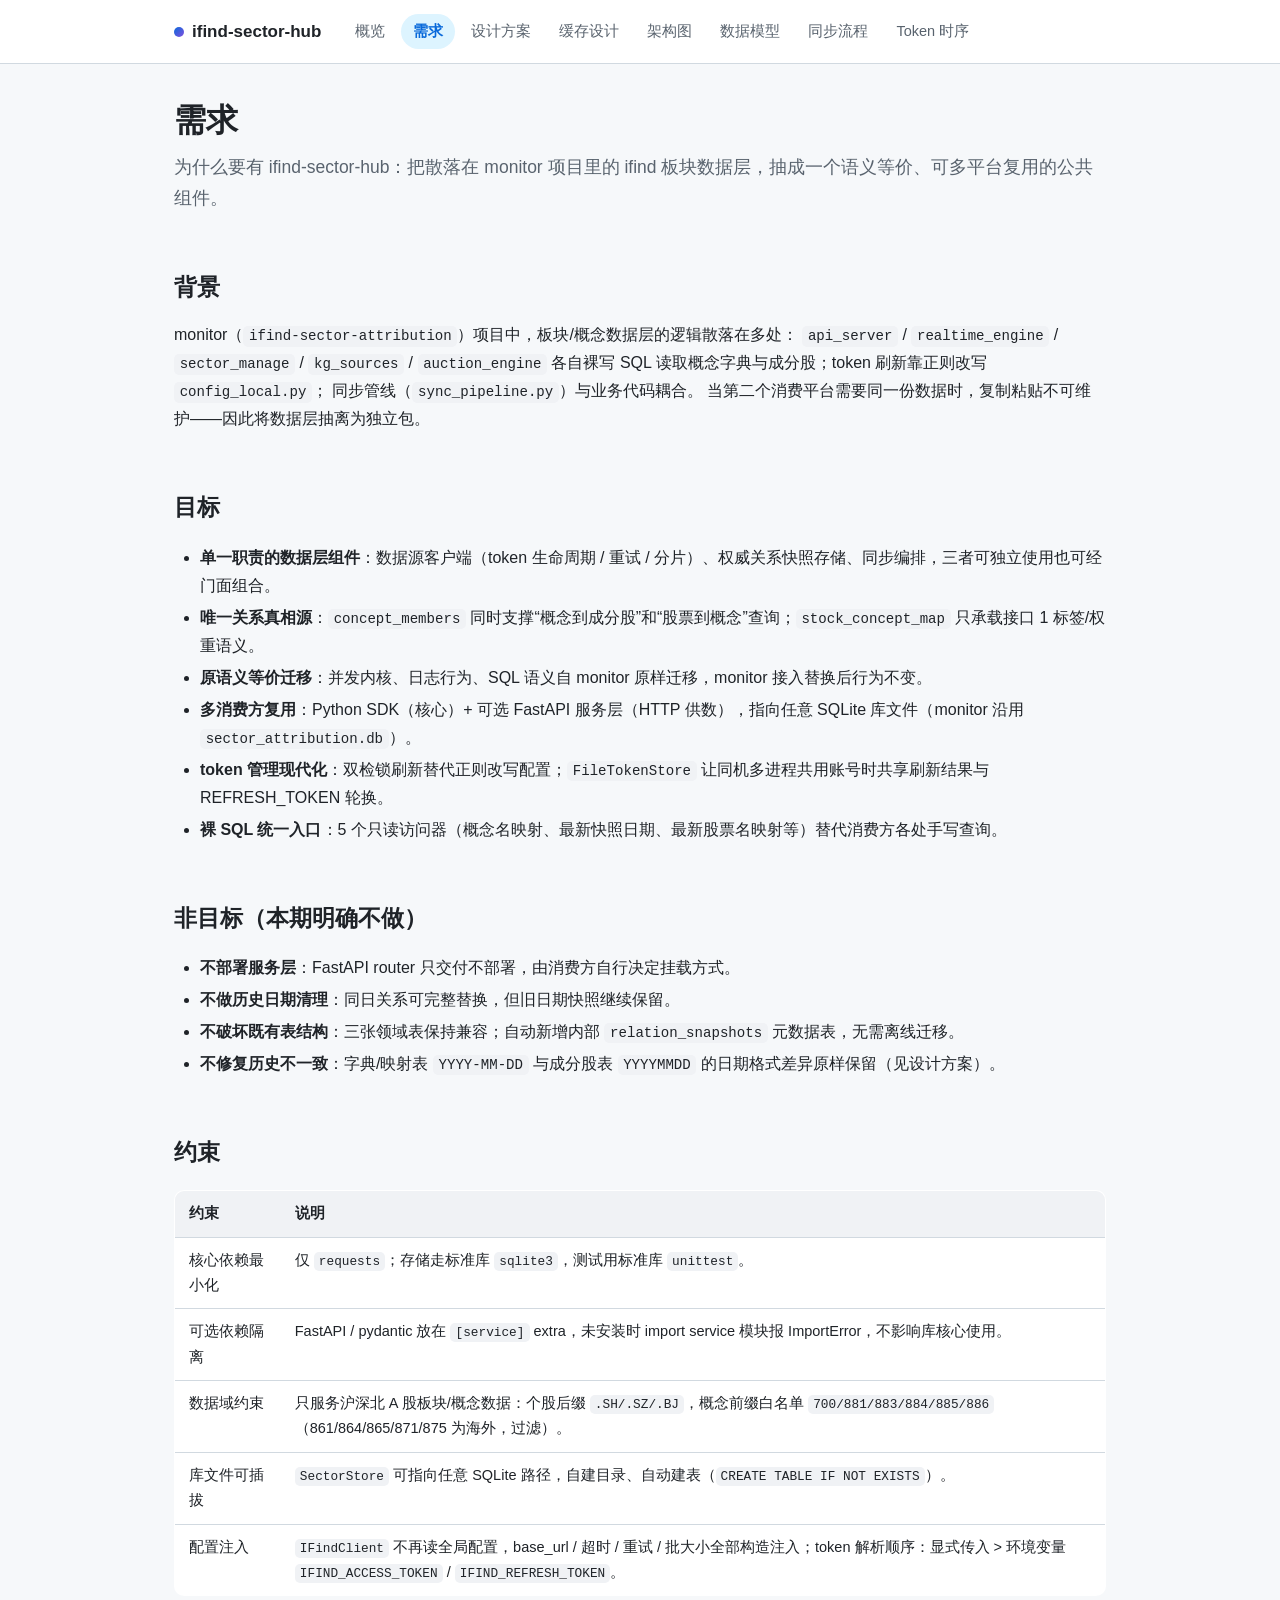
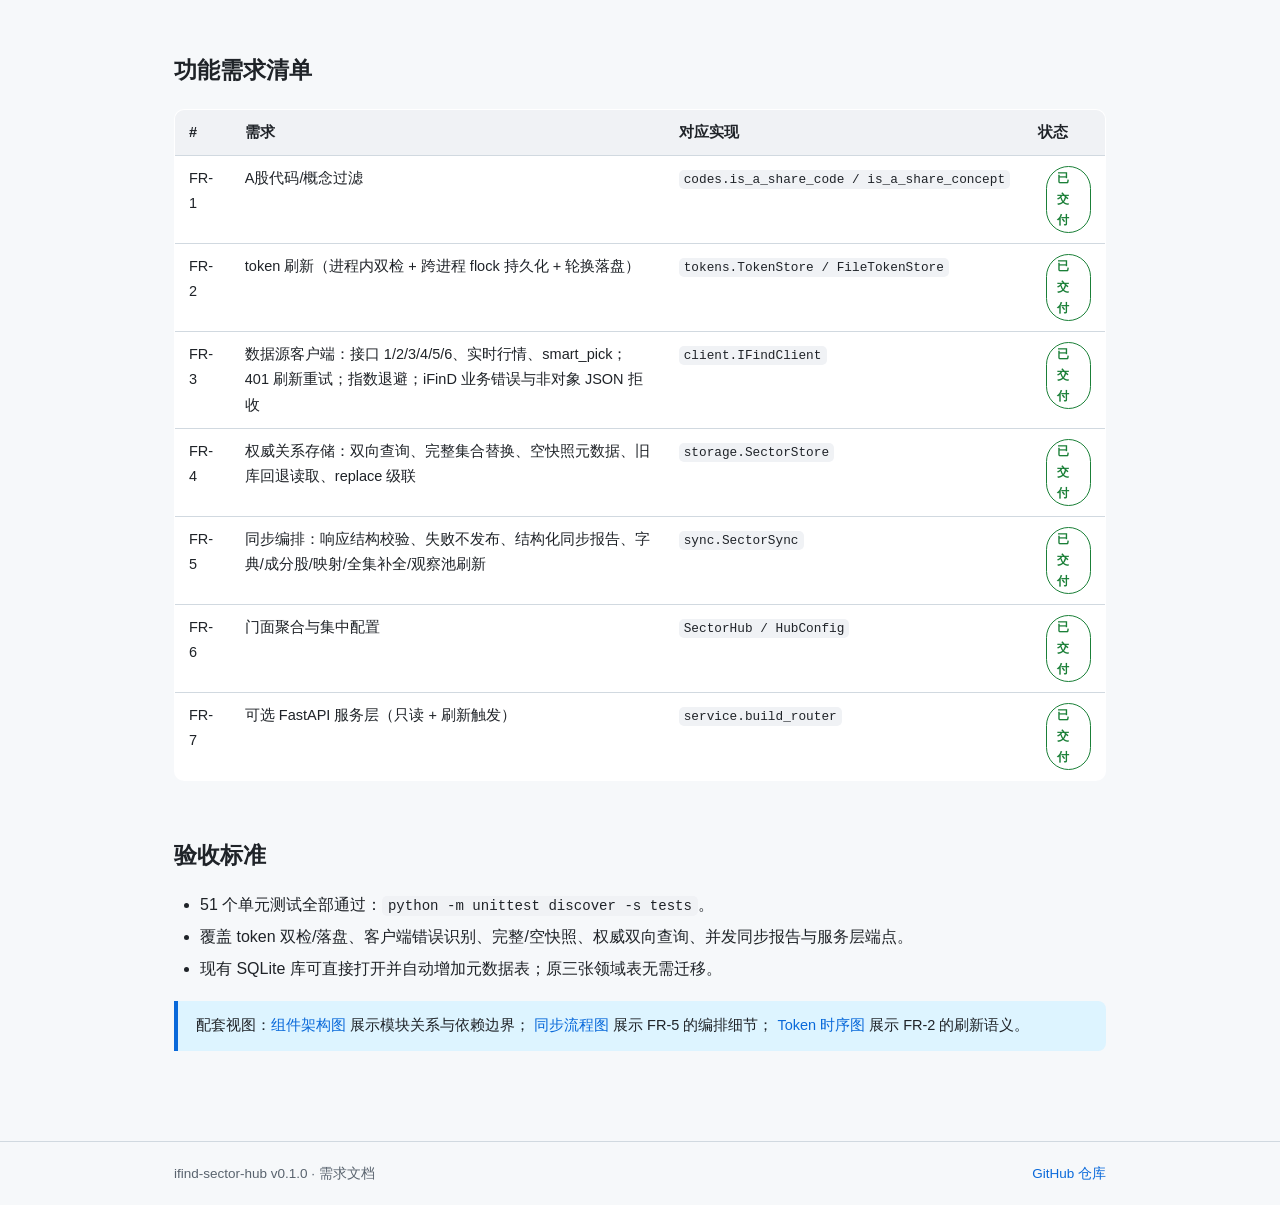
<file: docs/requirements.html>
<!DOCTYPE html>
<html lang="zh-CN">
<head>
<meta charset="UTF-8">
<meta name="viewport" content="width=device-width, initial-scale=1.0">
<title>需求 · ifind-sector-hub</title>
<link rel="stylesheet" href="assets/style.css">
</head>
<body>

<header class="site-header">
  <div class="inner">
    <a class="brand" href="index.html"><span class="dot"></span>ifind-sector-hub</a>
    <nav class="site-nav">
      <a href="index.html">概览</a>
      <a class="active" href="requirements.html">需求</a>
      <a href="design.html">设计方案</a>
      <a href="cache-design.html">缓存设计</a>
      <a href="architecture.html">架构图</a>
      <a href="data-model.html">数据模型</a>
      <a href="sync-workflow.html">同步流程</a>
      <a href="token-lifecycle.html">Token 时序</a>
    </nav>
  </div>
</header>

<main>

<h1>需求</h1>
<p class="lead">为什么要有 ifind-sector-hub：把散落在 monitor 项目里的 ifind 板块数据层，抽成一个语义等价、可多平台复用的公共组件。</p>

<h2>背景</h2>
<p>
  monitor（<code>ifind-sector-attribution</code>）项目中，板块/概念数据层的逻辑散落在多处：
  <code>api_server</code> / <code>realtime_engine</code> / <code>sector_manage</code> / <code>kg_sources</code> / <code>auction_engine</code>
  各自裸写 SQL 读取概念字典与成分股；token 刷新靠正则改写 <code>config_local.py</code>；
  同步管线（<code>sync_pipeline.py</code>）与业务代码耦合。
  当第二个消费平台需要同一份数据时，复制粘贴不可维护——因此将数据层抽离为独立包。
</p>

<h2>目标</h2>
<ul>
  <li><b>单一职责的数据层组件</b>：数据源客户端（token 生命周期 / 重试 / 分片）、权威关系快照存储、同步编排，三者可独立使用也可经门面组合。</li>
  <li><b>唯一关系真相源</b>：<code>concept_members</code> 同时支撑“概念到成分股”和“股票到概念”查询；<code>stock_concept_map</code> 只承载接口 1 标签/权重语义。</li>
  <li><b>原语义等价迁移</b>：并发内核、日志行为、SQL 语义自 monitor 原样迁移，monitor 接入替换后行为不变。</li>
  <li><b>多消费方复用</b>：Python SDK（核心）+ 可选 FastAPI 服务层（HTTP 供数），指向任意 SQLite 库文件（monitor 沿用 <code>sector_attribution.db</code>）。</li>
  <li><b>token 管理现代化</b>：双检锁刷新替代正则改写配置；<code>FileTokenStore</code> 让同机多进程共用账号时共享刷新结果与 REFRESH_TOKEN 轮换。</li>
  <li><b>裸 SQL 统一入口</b>：5 个只读访问器（概念名映射、最新快照日期、最新股票名映射等）替代消费方各处手写查询。</li>
</ul>

<h2>非目标（本期明确不做）</h2>
<ul>
  <li><b>不部署服务层</b>：FastAPI router 只交付不部署，由消费方自行决定挂载方式。</li>
  <li><b>不做历史日期清理</b>：同日关系可完整替换，但旧日期快照继续保留。</li>
  <li><b>不破坏既有表结构</b>：三张领域表保持兼容；自动新增内部 <code>relation_snapshots</code> 元数据表，无需离线迁移。</li>
  <li><b>不修复历史不一致</b>：字典/映射表 <code>YYYY-MM-DD</code> 与成分股表 <code>YYYYMMDD</code> 的日期格式差异原样保留（见设计方案）。</li>
</ul>

<h2>约束</h2>
<table>
  <tr><th>约束</th><th>说明</th></tr>
  <tr><td>核心依赖最小化</td><td>仅 <code>requests</code>；存储走标准库 <code>sqlite3</code>，测试用标准库 <code>unittest</code>。</td></tr>
  <tr><td>可选依赖隔离</td><td>FastAPI / pydantic 放在 <code>[service]</code> extra，未安装时 import service 模块报 ImportError，不影响库核心使用。</td></tr>
  <tr><td>数据域约束</td><td>只服务沪深北 A 股板块/概念数据：个股后缀 <code>.SH/.SZ/.BJ</code>，概念前缀白名单 <code>700/881/883/884/885/886</code>（861/864/865/871/875 为海外，过滤）。</td></tr>
  <tr><td>库文件可插拔</td><td><code>SectorStore</code> 可指向任意 SQLite 路径，自建目录、自动建表（<code>CREATE TABLE IF NOT EXISTS</code>）。</td></tr>
  <tr><td>配置注入</td><td><code>IFindClient</code> 不再读全局配置，base_url / 超时 / 重试 / 批大小全部构造注入；token 解析顺序：显式传入 &gt; 环境变量 <code>IFIND_ACCESS_TOKEN</code> / <code>IFIND_REFRESH_TOKEN</code>。</td></tr>
</table>

<h2>功能需求清单</h2>
<table>
  <tr><th>#</th><th>需求</th><th>对应实现</th><th>状态</th></tr>
  <tr><td>FR-1</td><td>A股代码/概念过滤</td><td><code>codes.is_a_share_code / is_a_share_concept</code></td><td><span class="badge green">已交付</span></td></tr>
  <tr><td>FR-2</td><td>token 刷新（进程内双检 + 跨进程 flock 持久化 + 轮换落盘）</td><td><code>tokens.TokenStore / FileTokenStore</code></td><td><span class="badge green">已交付</span></td></tr>
  <tr><td>FR-3</td><td>数据源客户端：接口 1/2/3/4/5/6、实时行情、smart_pick；401 刷新重试；指数退避；iFinD 业务错误与非对象 JSON 拒收</td><td><code>client.IFindClient</code></td><td><span class="badge green">已交付</span></td></tr>
  <tr><td>FR-4</td><td>权威关系存储：双向查询、完整集合替换、空快照元数据、旧库回退读取、replace 级联</td><td><code>storage.SectorStore</code></td><td><span class="badge green">已交付</span></td></tr>
  <tr><td>FR-5</td><td>同步编排：响应结构校验、失败不发布、结构化同步报告、字典/成分股/映射/全集补全/观察池刷新</td><td><code>sync.SectorSync</code></td><td><span class="badge green">已交付</span></td></tr>
  <tr><td>FR-6</td><td>门面聚合与集中配置</td><td><code>SectorHub / HubConfig</code></td><td><span class="badge green">已交付</span></td></tr>
  <tr><td>FR-7</td><td>可选 FastAPI 服务层（只读 + 刷新触发）</td><td><code>service.build_router</code></td><td><span class="badge green">已交付</span></td></tr>
</table>

<h2>验收标准</h2>
<ul>
  <li>51 个单元测试全部通过：<code>python -m unittest discover -s tests</code>。</li>
  <li>覆盖 token 双检/落盘、客户端错误识别、完整/空快照、权威双向查询、并发同步报告与服务层端点。</li>
  <li>现有 SQLite 库可直接打开并自动增加元数据表；原三张领域表无需迁移。</li>
</ul>

<div class="note">
  配套视图：<a href="architecture.html">组件架构图</a> 展示模块关系与依赖边界；
  <a href="sync-workflow.html">同步流程图</a> 展示 FR-5 的编排细节；
  <a href="token-lifecycle.html">Token 时序图</a> 展示 FR-2 的刷新语义。
</div>

</main>

<footer class="site-footer">
  <div class="inner">
    <span>ifind-sector-hub v0.1.0 · 需求文档</span>
    <span><a href="https://github.com/seuzxh/ifind-sector-hub">GitHub 仓库</a></span>
  </div>
</footer>

</body>
</html>
</file>
<file: docs/assets/style.css>
:root {
  --bg: #f6f8fa;
  --surface: #ffffff;
  --text: #1f2328;
  --muted: #59636e;
  --border: #d1d9e0;
  --accent: #0969da;
  --accent-soft: #ddf4ff;
  --green: #1a7f37;
  --amber: #9a6700;
  --violet: #8250df;
  --code-bg: #f0f2f5;
  --radius: 10px;
  --maxw: 980px;
}

* { box-sizing: border-box; }

html, body {
  margin: 0;
  padding: 0;
  background: var(--bg);
  color: var(--text);
  font-family: -apple-system, BlinkMacSystemFont, "Segoe UI", "PingFang SC",
    "Hiragino Sans GB", "Microsoft YaHei", "Noto Sans CJK SC", sans-serif;
  font-size: 16px;
  line-height: 1.75;
}

a { color: var(--accent); text-decoration: none; }
a:hover { text-decoration: underline; }

/* ---------- 顶部导航 ---------- */
.site-header {
  background: var(--surface);
  border-bottom: 1px solid var(--border);
  position: sticky;
  top: 0;
  z-index: 10;
}
.site-header .inner {
  max-width: var(--maxw);
  margin: 0 auto;
  padding: 14px 24px;
  display: flex;
  align-items: center;
  gap: 22px;
  flex-wrap: wrap;
}
.site-header .brand {
  font-weight: 700;
  font-size: 17px;
  color: var(--text);
  display: flex;
  align-items: center;
  gap: 8px;
}
.site-header .brand:hover { text-decoration: none; }
.site-header .brand .dot {
  width: 10px; height: 10px; border-radius: 50%;
  background: linear-gradient(135deg, var(--accent), var(--violet));
  display: inline-block;
}
.site-nav { display: flex; gap: 4px; flex-wrap: wrap; }
.site-nav a {
  padding: 5px 12px;
  border-radius: 999px;
  color: var(--muted);
  font-size: 14.5px;
}
.site-nav a:hover { background: var(--code-bg); text-decoration: none; color: var(--text); }
.site-nav a.active { background: var(--accent-soft); color: var(--accent); font-weight: 600; }

/* ---------- 版式 ---------- */
main { max-width: var(--maxw); margin: 0 auto; padding: 36px 24px 72px; }

h1 { font-size: 32px; line-height: 1.3; margin: 0 0 10px; }
h2 { font-size: 23px; margin: 44px 0 14px; padding-top: 10px; }
h3 { font-size: 18px; margin: 28px 0 10px; }
p { margin: 10px 0; }
.lead { font-size: 17.5px; color: var(--muted); margin-bottom: 26px; }

code {
  font-family: ui-monospace, SFMono-Regular, "SF Mono", Menlo, Consolas, monospace;
  font-size: 0.88em;
  background: var(--code-bg);
  border-radius: 5px;
  padding: 0.15em 0.4em;
}
pre {
  background: var(--code-bg);
  border: 1px solid var(--border);
  border-radius: var(--radius);
  padding: 16px 18px;
  overflow-x: auto;
  font-size: 13.5px;
  line-height: 1.65;
}
pre code { background: none; padding: 0; font-size: inherit; }

ul, ol { padding-left: 26px; }
li { margin: 4px 0; }

hr { border: none; border-top: 1px solid var(--border); margin: 40px 0; }

/* ---------- 卡片与网格 ---------- */
.grid {
  display: grid;
  gap: 16px;
  grid-template-columns: repeat(auto-fit, minmax(260px, 1fr));
  margin: 20px 0;
}
.card {
  background: var(--surface);
  border: 1px solid var(--border);
  border-radius: var(--radius);
  padding: 18px 20px;
}
.card h3 { margin: 0 0 8px; font-size: 16px; }
.card p { margin: 0; font-size: 14.5px; color: var(--muted); }
.card .card-link { font-weight: 600; font-size: 15.5px; display: inline-block; margin-bottom: 4px; }

.stats { display: flex; gap: 14px; flex-wrap: wrap; margin: 24px 0; }
.stat {
  background: var(--surface);
  border: 1px solid var(--border);
  border-radius: var(--radius);
  padding: 14px 22px;
  min-width: 130px;
}
.stat .num { font-size: 26px; font-weight: 700; line-height: 1.2; }
.stat .lbl { font-size: 13px; color: var(--muted); }

/* ---------- 表格 ---------- */
table {
  width: 100%;
  border-collapse: collapse;
  background: var(--surface);
  border: 1px solid var(--border);
  border-radius: var(--radius);
  overflow: hidden;
  font-size: 14.5px;
  margin: 18px 0;
}
th, td { padding: 10px 14px; text-align: left; border-bottom: 1px solid var(--border); vertical-align: top; }
tr:last-child td { border-bottom: none; }
th { background: var(--code-bg); font-weight: 600; white-space: nowrap; }
td code { white-space: nowrap; }

/* ---------- 提示块 ---------- */
.note {
  border-left: 4px solid var(--accent);
  background: var(--accent-soft);
  border-radius: 0 8px 8px 0;
  padding: 12px 18px;
  margin: 18px 0;
  font-size: 14.5px;
}
.note.warn { border-left-color: var(--amber); background: #fff8c5; }
.note b { display: inline; }

.badge {
  display: inline-block;
  font-size: 12px;
  font-weight: 600;
  border-radius: 999px;
  padding: 1px 10px;
  border: 1px solid var(--border);
  color: var(--muted);
  vertical-align: middle;
  margin-left: 8px;
}
.badge.green { color: var(--green); border-color: var(--green); }
.badge.violet { color: var(--violet); border-color: var(--violet); }

/* ---------- 页脚 ---------- */
.site-footer {
  border-top: 1px solid var(--border);
  color: var(--muted);
  font-size: 13.5px;
}
.site-footer .inner {
  max-width: var(--maxw);
  margin: 0 auto;
  padding: 20px 24px;
  display: flex;
  justify-content: space-between;
  gap: 12px;
  flex-wrap: wrap;
}

/* ---------- 图表嵌入页 ---------- */
.diagram-page { display: flex; flex-direction: column; height: 100vh; }
.diagram-page .site-header { position: static; }
.diagram-frame {
  flex: 1;
  width: 100%;
  border: none;
  background: #fff;
}
</file>
